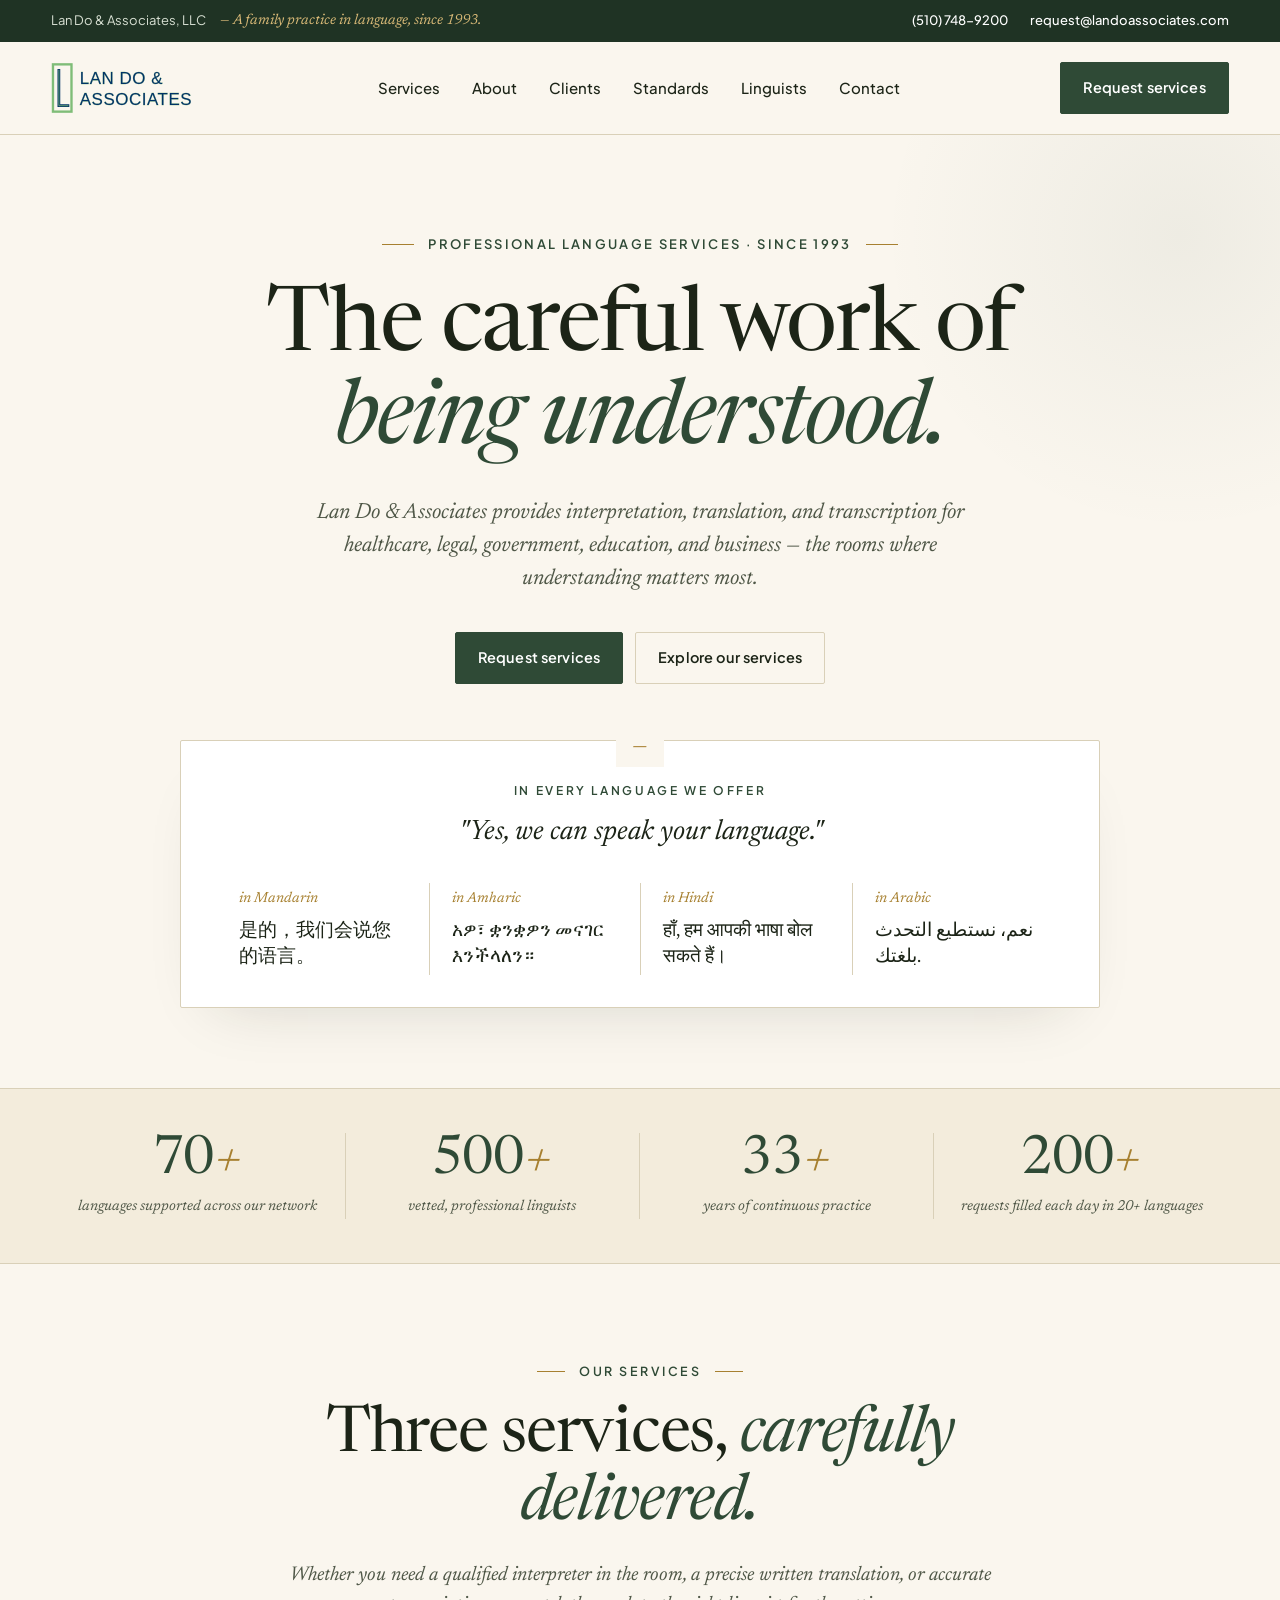
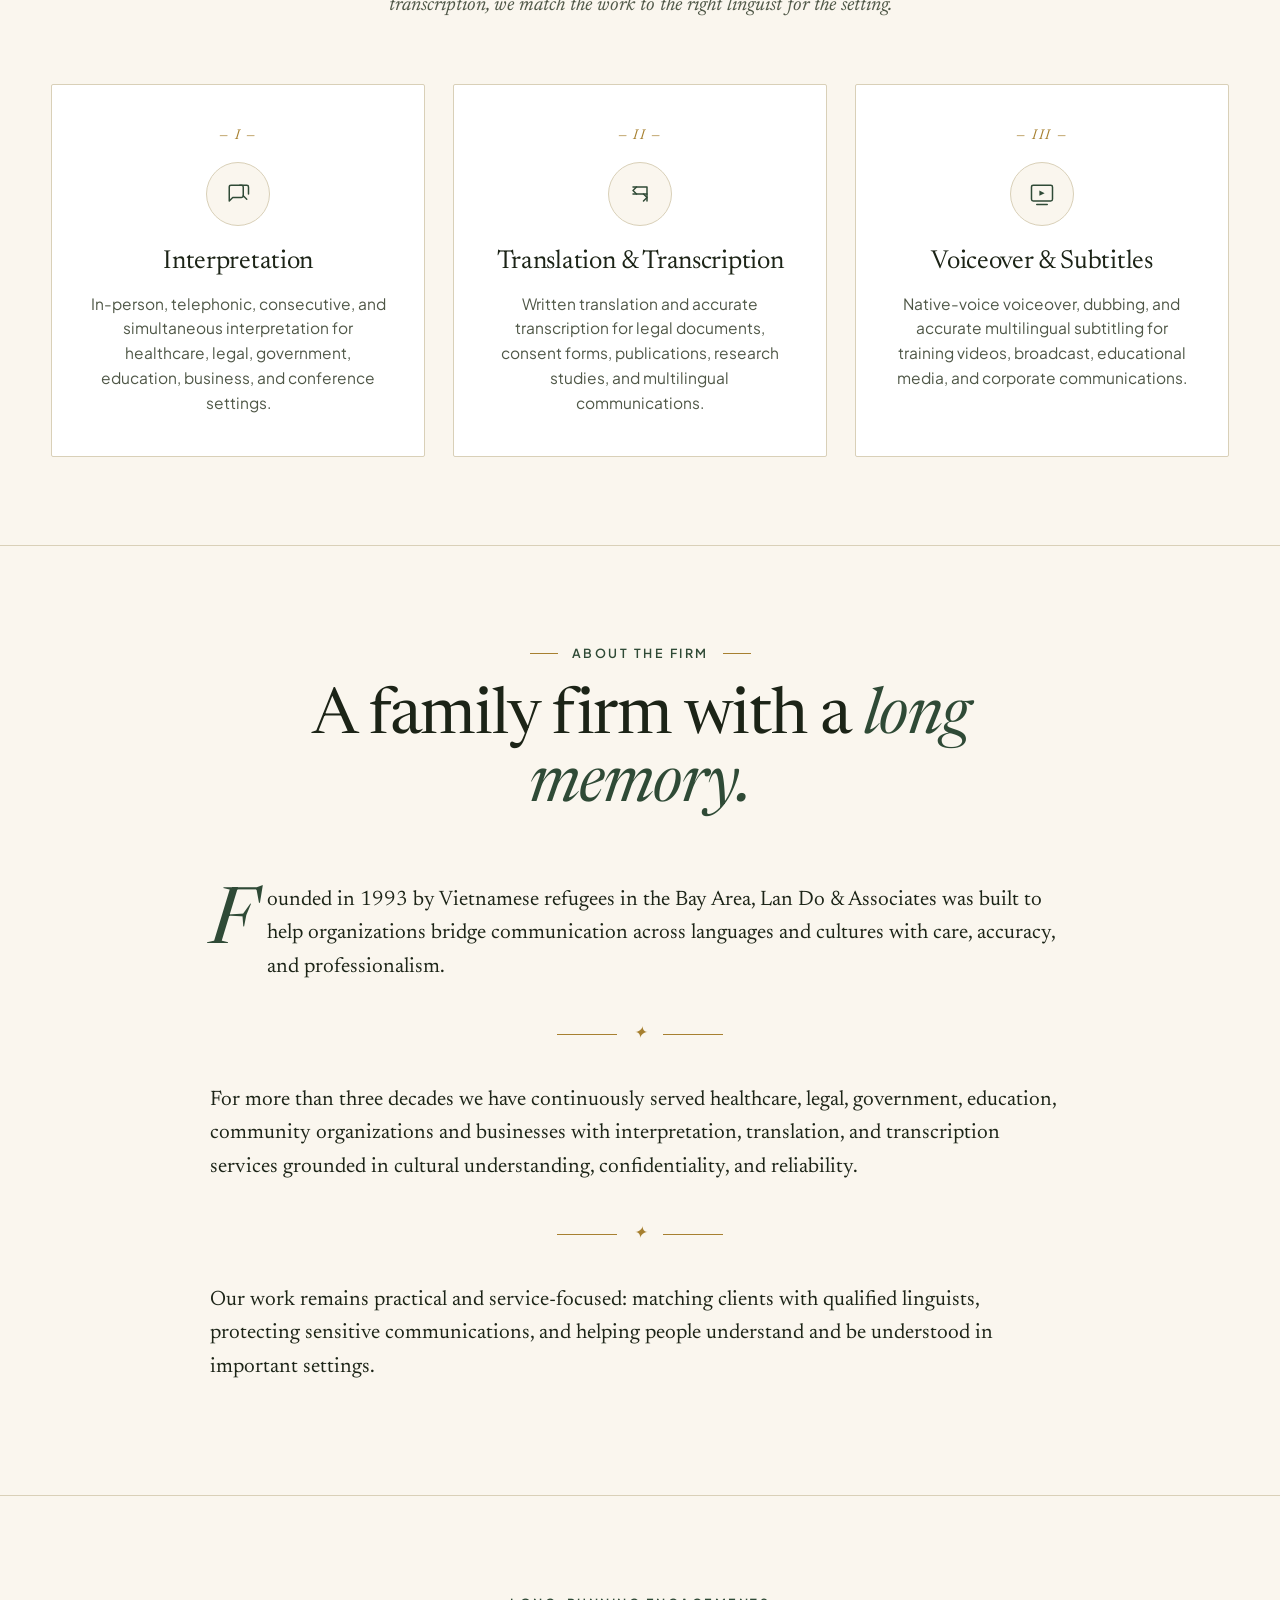
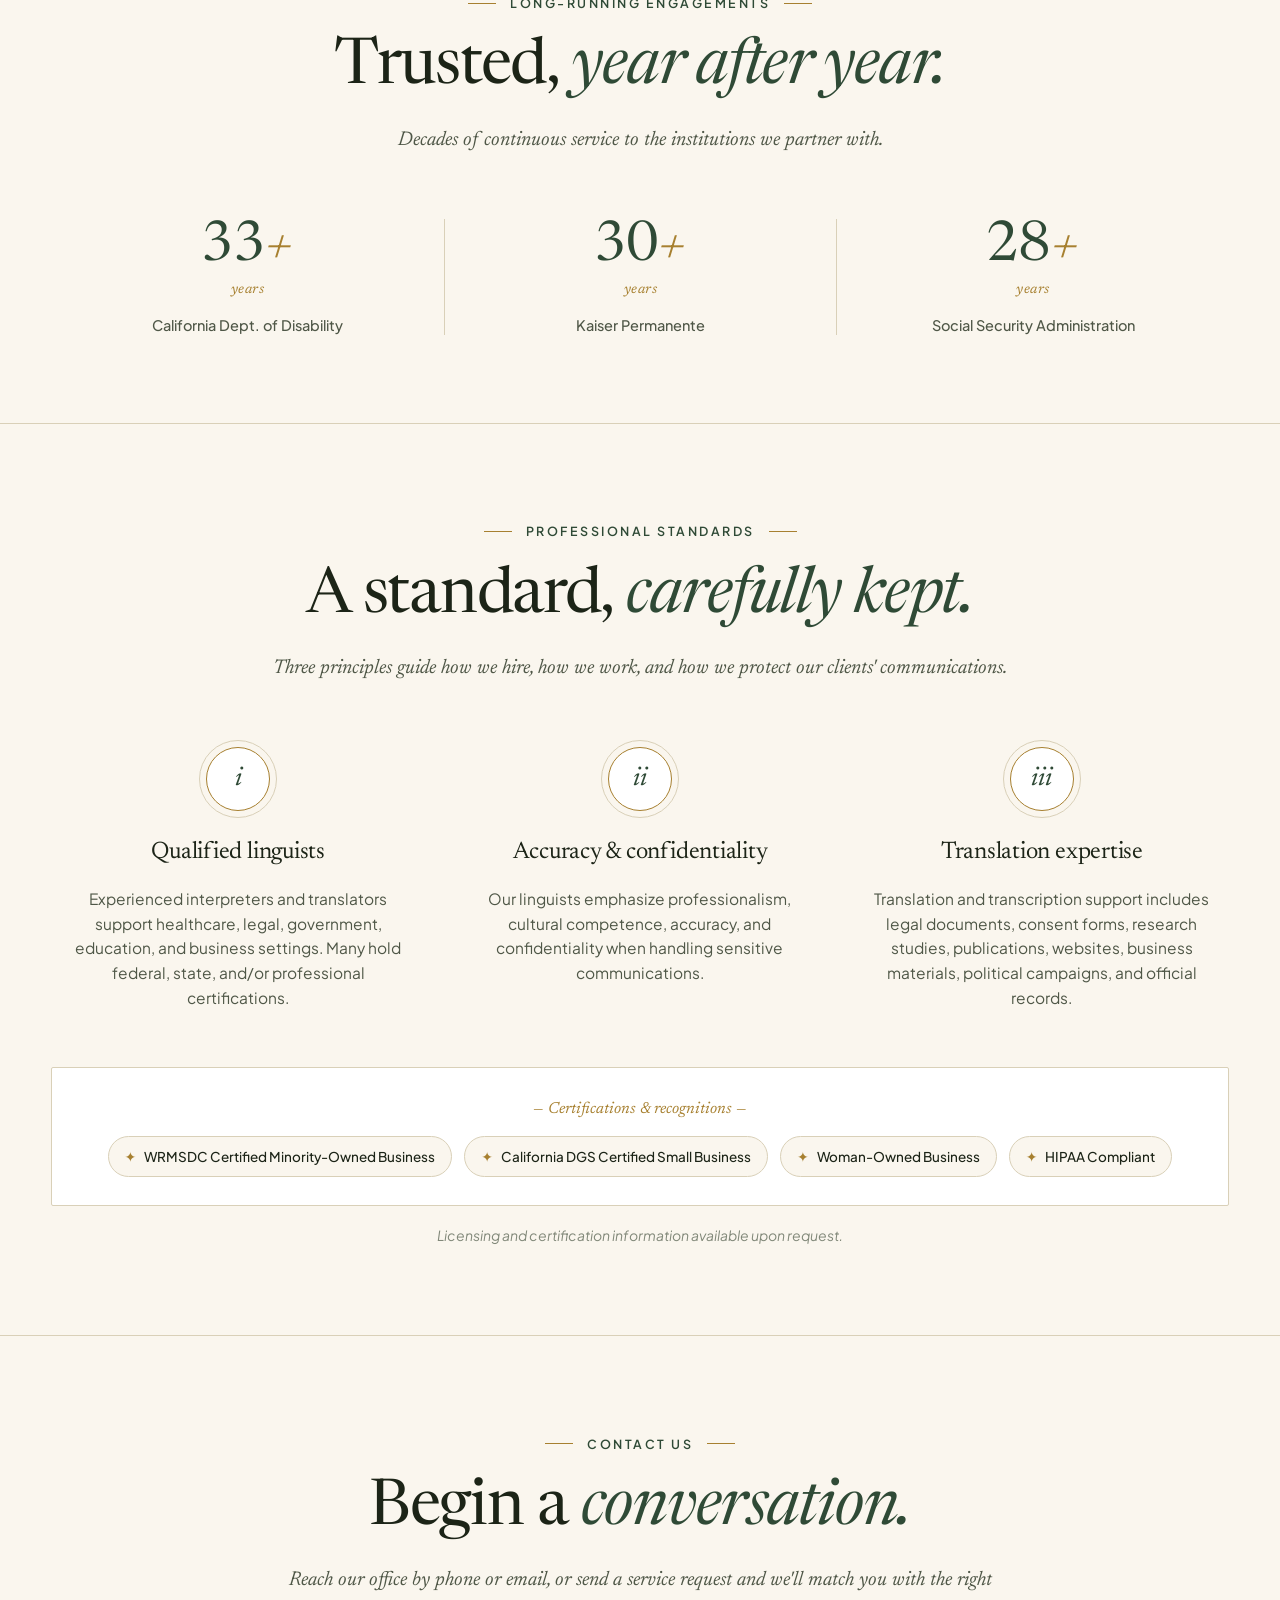
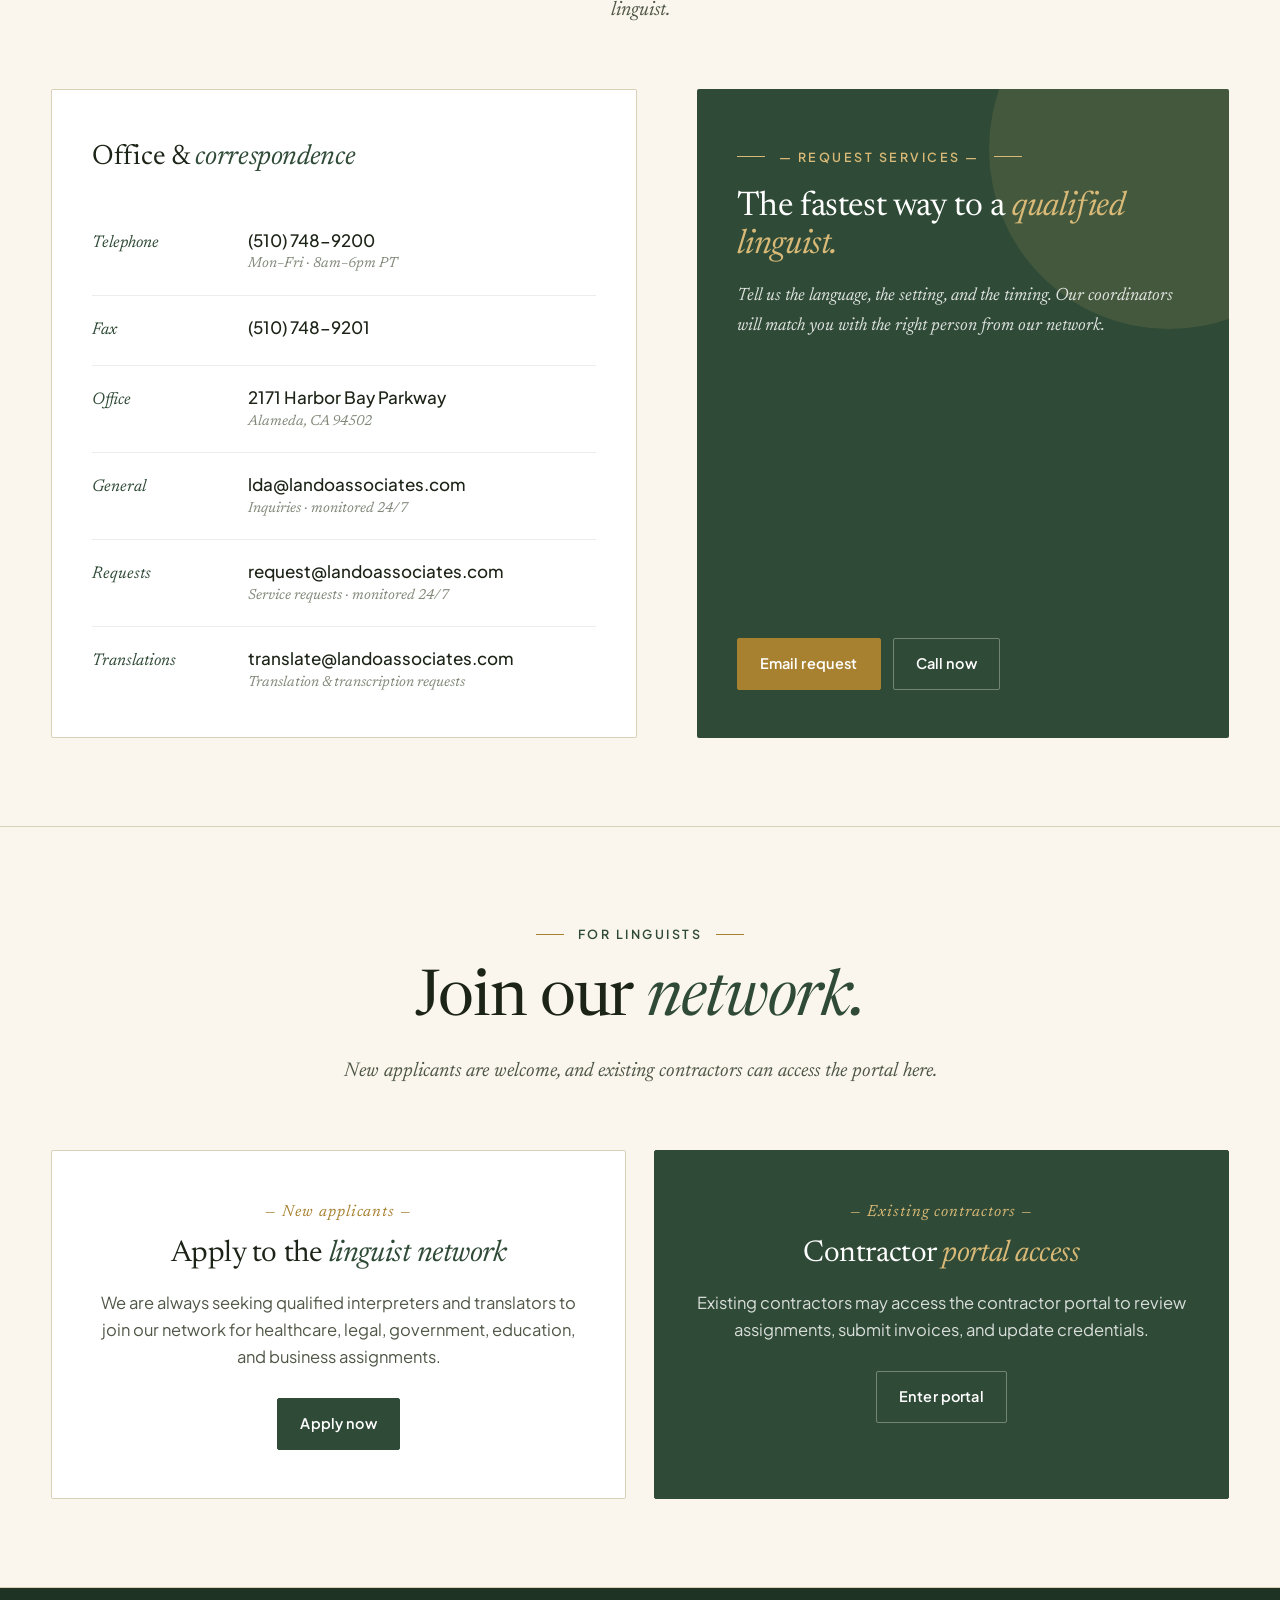
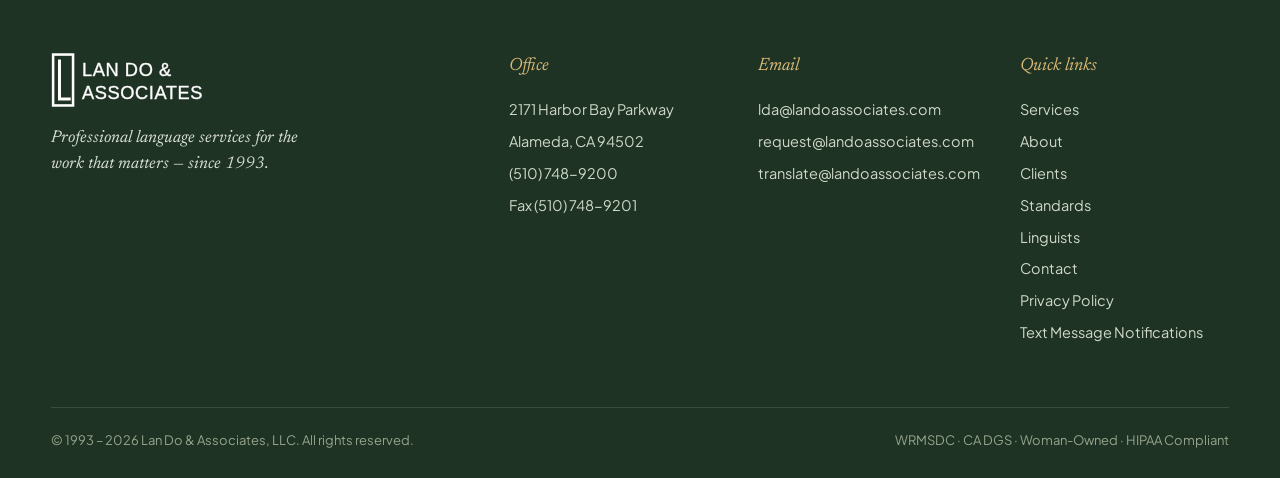
<file: index.html>
<!DOCTYPE html>

<html lang="en">
<head>
<meta charset="UTF-8">
<meta name="viewport" content="width=device-width, initial-scale=1.0">
<title>Lan Do &amp; Associates, LLC — Professional Language Services Since 1993</title>
<link rel="icon" type="image/svg+xml" href='data:image/svg+xml;utf8,<svg xmlns="http://www.w3.org/2000/svg" viewBox="0 0 64 64"><rect x="4" y="4" width="56" height="56" fill="%23faf6ee" stroke="%237fbd78" stroke-width="4"/><path d="M20 14V50H48" fill="none" stroke="%23003366" stroke-width="7" stroke-linecap="square" stroke-linejoin="miter"/><path d="M20 14V50H48" fill="none" stroke="%237fbd78" stroke-width="2" stroke-linecap="square" stroke-linejoin="miter"/></svg>'>
<link rel="preconnect" href="https://fonts.googleapis.com">
<link rel="preconnect" href="https://fonts.gstatic.com" crossorigin>
<link href="https://fonts.googleapis.com/css2?family=Newsreader:ital,opsz,wght@0,6..72,300..600;1,6..72,300..600&family=Plus+Jakarta+Sans:wght@300;400;500;600;700&display=swap" rel="stylesheet">
<style>
  :root {
    --paper: #faf6ee;
    --paper-2: #f3ecdc;
    --paper-3: #ede4ce;
    --ink: #1c2417;
    --ink-soft: #4f5747;
    --ink-mute: #818879;
    --line: #d9d0b8;
    --line-soft: rgba(28,36,23,0.08);
    --forest: #2f4a36;
    --forest-deep: #1f3324;
    --gold: #a78030;
    --gold-soft: #d8b977;
    --burgundy: #762d3c;
  }
  * { box-sizing: border-box; margin:0; padding:0; }
  html { scroll-behavior: smooth; }
  body {
    background: var(--paper);
    color: var(--ink);
    font-family: 'Plus Jakarta Sans', system-ui, sans-serif;
    font-size: 16.5px;
    line-height: 1.65;
    -webkit-font-smoothing: antialiased;
    text-rendering: optimizeLegibility;
  }
  .container { width: min(1180px, 92vw); margin: 0 auto; }
  a { color: inherit; }
  ::selection { background: var(--forest); color: var(--paper); }

  /* TOPBAR */
  .topbar {
    background: var(--forest-deep);
    color: #d8e0d3;
    padding: 9px 0;
    font-size: 13px;
  }
  .topbar-inner {
    display:flex; justify-content: space-between; align-items: center; gap: 16px;
  }
  .topbar-inner .left {
    display:flex; align-items: center; gap: 14px;
  }
  .topbar-inner .badge {
    font-family: 'Newsreader', serif;
    font-style: italic;
    color: var(--gold-soft);
    font-size: 14.5px;
  }
  .topbar-inner .right { display:flex; gap: 22px; }
  .topbar-inner a { color: #fff; text-decoration: none; font-weight: 500; }
  .topbar-inner a:hover { color: var(--gold-soft); }

  /* NAV */
  nav.main {
    background: var(--paper);
    border-bottom: 1px solid var(--line);
    position: sticky; top: 0; z-index: 30;
  }
  .nav-inner {
    display:flex; justify-content: space-between; align-items: center;
    padding: 20px 0; gap: 28px;
  }
  .nav-brand svg { height: 52px; width: auto; display:block; }
  .nav-links { list-style: none; display:flex; gap: 32px; }
  .nav-links a {
    text-decoration: none;
    font-size: 15px;
    font-weight: 500;
    color: var(--ink);
    position: relative;
    padding: 4px 0;
    transition: color 200ms;
  }
  .nav-links a:hover { color: var(--forest); }
  .nav-links a::after {
    content:""; position: absolute;
    left: 0; right: 0; bottom: -3px; height: 1px;
    background: var(--forest);
    transform: scaleX(0); transform-origin: left;
    transition: transform 220ms ease;
  }
  .nav-links a:hover::after { transform: scaleX(1); }
  .nav-cta { display:flex; gap: 10px; }
  .nav-toggle { display: none; }
  .nav-burger { display: none; }
  .nav-links .cta-li { display: none; }

  .btn {
    display:inline-flex; align-items: center; gap: 10px;
    text-decoration: none;
    font-family: 'Plus Jakarta Sans', sans-serif;
    font-weight: 600;
    font-size: 14.5px;
    padding: 13px 22px;
    border-radius: 2px;
    border: 1px solid transparent;
    transition: all 200ms ease;
    cursor: pointer;
    letter-spacing: 0.01em;
  }
  .btn.primary { background: var(--forest); color: #fff; border-color: var(--forest); }
  .btn.primary:hover { background: var(--forest-deep); border-color: var(--forest-deep); }
  .btn.outline { background: transparent; color: var(--ink); border-color: var(--line); }
  .btn.outline:hover { background: var(--ink); color: var(--paper); border-color: var(--ink); }
  .btn.gold { background: var(--gold); color: #fff; border-color: var(--gold); }
  .btn.gold:hover { background: #876721; border-color: #876721; }

  /* HERO */
  .hero {
    padding: 90px 0 80px;
    border-bottom: 1px solid var(--line);
    position: relative;
    overflow: hidden;
  }
  .hero::before {
    content:"";
    position: absolute;
    width: 600px; height: 600px;
    border-radius: 50%;
    background: radial-gradient(circle, rgba(47,74,54,0.06), transparent 70%);
    right: -200px; top: -200px;
  }
  .hero-inner {
    text-align: center;
    max-width: 920px;
    margin: 0 auto;
    position: relative;
    z-index: 2;
  }
  .hero-eyebrow {
    display:inline-flex; align-items: center; gap: 14px;
    font-family: 'Plus Jakarta Sans', sans-serif;
    font-size: 13px;
    font-weight: 600;
    letter-spacing: 0.18em;
    text-transform: uppercase;
    color: var(--forest);
    margin-bottom: 28px;
  }
  .hero-eyebrow::before, .hero-eyebrow::after {
    content: ""; width: 32px; height: 1px; background: var(--gold);
  }
  .hero h1 {
    font-family: 'Newsreader', Georgia, serif;
    font-weight: 400;
    font-size: clamp(48px, 7vw, 96px);
    line-height: 1.04;
    letter-spacing: -0.022em;
    margin-bottom: 28px;
    color: var(--ink);
  }
  .hero h1 em {
    font-style: italic;
    color: var(--forest);
    font-weight: 400;
  }
  .hero .lede {
    font-family: 'Newsreader', serif;
    font-weight: 400;
    font-size: 22px;
    line-height: 1.5;
    color: var(--ink-soft);
    max-width: 680px;
    margin: 0 auto 36px;
    font-style: italic;
  }
  .hero-cta { display:flex; gap: 12px; justify-content: center; flex-wrap: wrap; margin-bottom: 56px; }

  /* multilingual phrases — book-page style */
  .phrases-book {
    background: #fff;
    border: 1px solid var(--line);
    border-radius: 2px;
    padding: 40px 36px 32px;
    box-shadow: 0 28px 60px -36px rgba(28,36,23,0.18);
    margin-top: 30px;
    position: relative;
  }
  .phrases-book::before {
    content: "—";
    position: absolute; top: -14px; left: 50%; transform: translateX(-50%);
    background: var(--paper); padding: 0 16px;
    color: var(--gold); font-family: 'Newsreader', serif;
    font-style: italic; font-size: 24px;
  }
  .phrases-head {
    text-align: center;
    margin-bottom: 28px;
  }
  .phrases-head .label {
    font-size: 12px;
    color: var(--forest);
    letter-spacing: 0.22em;
    text-transform: uppercase;
    font-weight: 600;
    margin-bottom: 8px;
  }
  .phrases-head .title {
    font-family: 'Newsreader', serif;
    font-style: italic;
    font-weight: 400;
    font-size: 28px;
    color: var(--ink);
  }
  .phrases {
    display:grid; grid-template-columns: repeat(4, 1fr);
    gap: 0;
  }
  .phrase {
    padding: 4px 22px;
    border-left: 1px solid var(--line);
    text-align: left;
  }
  .phrase:first-child { border-left: 0; }
  .phrase .lang {
    font-family: 'Newsreader', serif;
    font-style: italic;
    font-weight: 400;
    color: var(--gold);
    font-size: 14.5px;
    margin-bottom: 8px;
  }
  .phrase .native {
    font-family: 'Newsreader', serif;
    font-weight: 400;
    font-size: 19px;
    line-height: 1.35;
    color: var(--ink);
  }

  /* STAT RIBBON */
  .stats {
    background: var(--paper-2);
    border-bottom: 1px solid var(--line);
  }
  .stats-inner {
    display:grid; grid-template-columns: repeat(4, 1fr);
    padding: 44px 0;
  }
  .stat {
    padding: 0 22px;
    text-align: center;
    border-right: 1px solid var(--line);
  }
  .stat:last-child { border-right: 0; }
  .stat .num {
    font-family: 'Newsreader', serif;
    font-weight: 400;
    font-size: 54px;
    line-height: 1; letter-spacing: -0.022em;
    color: var(--forest);
  }
  .stat .num em { font-style: italic; color: var(--gold); }
  .stat .label {
    margin-top: 8px;
    font-size: 14.5px;
    color: var(--ink-soft);
    font-style: italic;
    font-family: 'Newsreader', serif;
  }

  /* CLIENTS */
  .clients {
    display: grid;
    grid-template-columns: repeat(3, 1fr);
    gap: 0;
  }
  .client {
    padding: 0 14px;
    text-align: center;
    border-left: 1px solid var(--line);
  }
  .client:first-child { border-left: 0; }
  .client .years {
    font-family: 'Newsreader', serif;
    font-weight: 400;
    font-size: 56px;
    line-height: 1;
    letter-spacing: -0.02em;
    color: var(--forest);
    margin-bottom: 4px;
  }
  .client .years em { font-style: italic; color: var(--gold); }
  .client .years-label {
    font-family: 'Newsreader', serif;
    font-style: italic;
    font-size: 14px;
    color: var(--gold);
    margin-bottom: 14px;
    letter-spacing: 0.04em;
  }
  .client .name {
    font-size: 14.5px;
    font-weight: 500;
    color: var(--ink-soft);
    line-height: 1.35;
  }

  /* SECTION */
  section { padding: 88px 0; border-bottom: 1px solid var(--line); }
  .sec-head {
    text-align: center;
    max-width: 760px;
    margin: 0 auto 64px;
  }
  .eyebrow {
    display:inline-flex; align-items: center; gap: 14px;
    font-size: 12.5px;
    font-weight: 600;
    letter-spacing: 0.2em;
    text-transform: uppercase;
    color: var(--forest);
    margin-bottom: 22px;
  }
  .eyebrow::before, .eyebrow::after {
    content: ""; width: 28px; height: 1px; background: var(--gold);
  }
  .section-title {
    font-family: 'Newsreader', serif;
    font-weight: 400;
    font-size: clamp(38px, 5vw, 64px);
    line-height: 1.05;
    letter-spacing: -0.02em;
    margin-bottom: 22px;
    color: var(--ink);
  }
  .section-title em { font-style: italic; color: var(--forest); }
  .section-sub {
    font-family: 'Newsreader', serif;
    font-weight: 400;
    font-size: 20px;
    line-height: 1.5;
    color: var(--ink-soft);
    font-style: italic;
  }

  /* SERVICES */
  .services {
    display:grid; grid-template-columns: repeat(3, 1fr);
    gap: 28px;
  }
  .svc {
    background: #fff;
    border: 1px solid var(--line);
    padding: 40px 32px;
    text-align: center;
    transition: all 280ms ease;
    border-radius: 2px;
    position: relative;
  }
  .svc:hover {
    transform: translateY(-3px);
    box-shadow: 0 24px 50px -28px rgba(28,36,23,0.2);
    border-color: var(--gold);
  }
  .svc .roman {
    font-family: 'Newsreader', serif;
    font-style: italic;
    font-weight: 400;
    font-size: 14px;
    color: var(--gold);
    letter-spacing: 0.12em;
    text-transform: uppercase;
    margin-bottom: 14px;
  }
  .svc .ico {
    width: 64px; height: 64px;
    border: 1px solid var(--line);
    border-radius: 50%;
    display: grid; place-items: center;
    color: var(--forest);
    margin: 0 auto 22px;
    background: var(--paper);
  }
  .svc h3 {
    font-family: 'Newsreader', serif;
    font-weight: 400;
    font-size: 26px;
    line-height: 1.15;
    margin-bottom: 14px;
    letter-spacing: -0.012em;
  }
  .svc p { color: var(--ink-soft); font-size: 15.5px; line-height: 1.6; }

  /* ABOUT */
  .about {
    max-width: 860px;
    margin: 0 auto;
    text-align: center;
  }
  .about p {
    font-family: 'Newsreader', serif;
    font-weight: 400;
    font-size: 21px;
    line-height: 1.6;
    color: var(--ink);
    margin-bottom: 22px;
    text-align: left;
  }
  .about p:first-of-type::first-letter {
    font-family: 'Newsreader', serif;
    font-weight: 400;
    font-size: 78px;
    float: left;
    line-height: 0.85;
    padding-right: 12px;
    padding-top: 8px;
    color: var(--forest);
    font-style: italic;
  }
  .about .divider {
    display:flex; align-items: center; justify-content: center; gap: 16px;
    color: var(--gold);
    margin: 36px 0;
  }
  .about .divider::before, .about .divider::after {
    content:""; width: 60px; height: 1px; background: var(--gold);
  }
  .about .divider span { font-family: 'Newsreader', serif; font-style: italic; }

  /* STANDARDS */
  .standards {
    display:grid; grid-template-columns: repeat(3, 1fr);
    gap: 28px;
    margin-bottom: 56px;
  }
  .standard {
    text-align: center;
    padding: 0 12px;
  }
  .standard .emblem {
    width: 64px; height: 64px;
    border: 1px solid var(--gold);
    border-radius: 50%;
    margin: 0 auto 22px;
    display: grid; place-items: center;
    font-family: 'Newsreader', serif;
    font-style: italic;
    font-weight: 400;
    font-size: 26px;
    color: var(--forest);
    background: #fff;
    position: relative;
  }
  .standard .emblem::before {
    content:"";
    position:absolute; inset: -8px;
    border: 1px solid var(--line);
    border-radius: 50%;
  }
  .standard h3 {
    font-family: 'Newsreader', serif;
    font-weight: 400;
    font-size: 24px;
    margin-bottom: 14px;
    letter-spacing: -0.01em;
  }
  .standard p { color: var(--ink-soft); font-size: 15.5px; line-height: 1.6; }

  .trust {
    background: #fff;
    border: 1px solid var(--line);
    padding: 28px 36px;
    text-align: center;
    border-radius: 2px;
  }
  .trust .label {
    font-family: 'Newsreader', serif;
    font-style: italic;
    color: var(--gold);
    font-size: 16px;
    margin-bottom: 14px;
  }
  .trust .items {
    display:flex; gap: 12px; justify-content: center; flex-wrap: wrap;
  }
  .trust .item {
    display:inline-flex; align-items: center; gap: 8px;
    font-size: 13.5px; font-weight: 500;
    color: var(--ink);
    padding: 8px 16px;
    border: 1px solid var(--line);
    border-radius: 999px;
    background: var(--paper);
  }
  .trust .item::before {
    content: "✦"; color: var(--gold); font-size: 14px;
  }
  .note { text-align: center; font-style: italic; color: var(--ink-mute); margin-top: 18px; font-size: 14px; }

  /* CONTACT */
  .contact-grid {
    display:grid; grid-template-columns: 1.1fr 1fr;
    gap: 60px;
    align-items: stretch;
  }
  .contact-table {
    background: #fff;
    border: 1px solid var(--line);
    padding: 44px 40px;
    border-radius: 2px;
  }
  .contact-table h3 {
    font-family: 'Newsreader', serif;
    font-weight: 400;
    font-size: 28px;
    margin-bottom: 28px;
    letter-spacing: -0.012em;
  }
  .contact-table h3 em { font-style: italic; color: var(--forest); }
  .contact-row {
    display:grid; grid-template-columns: 140px 1fr;
    gap: 16px;
    padding: 20px 0;
    border-bottom: 1px solid var(--line-soft);
    align-items: baseline;
  }
  .contact-row:last-child { border-bottom: 0; padding-bottom: 0; }
  .contact-row h4 {
    font-family: 'Newsreader', serif;
    font-style: italic;
    font-weight: 400;
    font-size: 17px;
    color: var(--forest);
  }
  .contact-row p, .contact-row a {
    font-size: 17px;
    color: var(--ink);
    text-decoration: none;
    line-height: 1.4;
    font-weight: 500;
  }
  .contact-row a:hover { color: var(--forest); text-decoration: underline; }
  .contact-row .sub {
    display:block;
    font-family: 'Newsreader', serif;
    font-style: italic;
    font-weight: 400;
    color: var(--ink-mute);
    font-size: 14.5px;
    margin-top: 2px;
  }

  .contact-side {
    background: var(--forest);
    color: #fff;
    border-radius: 2px;
    padding: 48px 40px;
    display:flex; flex-direction: column; justify-content: space-between;
    position: relative;
    overflow: hidden;
  }
  .contact-side::after {
    content:"";
    position: absolute;
    width: 360px; height: 360px;
    border-radius: 50%;
    background: rgba(216,185,119,0.12);
    right: -120px; top: -120px;
  }
  .contact-side .eyebrow {
    color: var(--gold-soft);
    position: relative; z-index: 2;
  }
  .contact-side .eyebrow::before, .contact-side .eyebrow::after { background: var(--gold-soft); }
  .contact-side h3 {
    font-family: 'Newsreader', serif;
    font-weight: 400;
    font-size: 34px;
    line-height: 1.1;
    letter-spacing: -0.012em;
    margin-bottom: 18px;
    position: relative; z-index: 2;
  }
  .contact-side h3 em { font-style: italic; color: var(--gold-soft); }
  .contact-side p {
    color: rgba(255,255,255,0.84);
    margin-bottom: 30px;
    font-family: 'Newsreader', serif;
    font-size: 18px;
    font-style: italic;
    position: relative; z-index: 2;
  }
  .contact-side .actions { display:flex; gap: 12px; flex-wrap: wrap; position: relative; z-index: 2; }
  .contact-side .btn.outline { border-color: rgba(255,255,255,0.32); color: #fff; }
  .contact-side .btn.outline:hover { background: #fff; color: var(--forest); border-color: #fff; }

  /* INTERPRETERS */
  .interp {
    display:grid; grid-template-columns: 1fr 1fr;
    gap: 28px;
  }
  .interp-card {
    background: #fff;
    border: 1px solid var(--line);
    border-radius: 2px;
    padding: 48px 40px;
    text-align: center;
    position: relative;
  }
  .interp-card.dark {
    background: var(--forest);
    color: #fff;
    border-color: var(--forest);
  }
  .interp-card .roman {
    font-family: 'Newsreader', serif;
    font-style: italic;
    font-weight: 400;
    font-size: 16px;
    color: var(--gold);
    margin-bottom: 12px;
    letter-spacing: 0.06em;
  }
  .interp-card.dark .roman { color: var(--gold-soft); }
  .interp-card h3 {
    font-family: 'Newsreader', serif;
    font-weight: 400;
    font-size: 30px;
    line-height: 1.1;
    margin-bottom: 18px;
    letter-spacing: -0.015em;
  }
  .interp-card h3 em { font-style: italic; color: var(--forest); }
  .interp-card.dark h3 em { color: var(--gold-soft); }
  .interp-card p { margin-bottom: 28px; color: var(--ink-soft); }
  .interp-card.dark p { color: rgba(255,255,255,0.82); }
  .interp-card.dark .btn.outline { border-color: rgba(255,255,255,0.32); color: #fff; }
  .interp-card.dark .btn.outline:hover { background: #fff; color: var(--forest); border-color: #fff; }

  /* FOOTER */
  footer {
    background: var(--forest-deep);
    color: #cfd9c9;
    padding: 64px 0 26px;
  }
  footer .container {
    display:grid; grid-template-columns: 2fr 1fr 1fr 1fr;
    gap: 40px;
    text-align: left;
  }
  footer .brand svg { height: 56px; width: auto; filter: brightness(0) invert(1); margin-bottom: 18px; display: block; }
  footer .brand p {
    color: #d8e0d3;
    font-family: 'Newsreader', serif;
    font-style: italic;
    font-size: 17px;
    line-height: 1.5;
    max-width: 280px;
  }
  footer h4 {
    font-family: 'Newsreader', serif;
    font-style: italic;
    font-weight: 400;
    color: var(--gold-soft);
    font-size: 18px;
    margin-bottom: 16px;
  }
  footer ul { list-style: none; }
  footer li { margin-bottom: 8px; font-size: 14.5px; }
  footer a { color: #cfd9c9; text-decoration: none; }
  footer a:hover { color: var(--gold-soft); }
  footer .copy {
    grid-column: 1 / -1;
    border-top: 1px solid rgba(255,255,255,0.12);
    padding-top: 22px;
    margin-top: 14px;
    font-size: 13px;
    color: #95a48c;
    display:flex; justify-content: space-between; flex-wrap: wrap; gap: 12px;
  }

  @media (max-width: 960px) {
    .nav-inner { position: relative; }
    .nav-brand svg { height: 44px; }
    .nav-cta { display: none; }
    .nav-burger {
      display: inline-flex;
      flex-direction: column;
      justify-content: center;
      gap: 6px;
      width: 30px; height: 30px;
      cursor: pointer;
      padding: 0;
    }
    .nav-burger span {
      display: block;
      height: 2px;
      background: var(--ink);
      width: 100%;
      transition: transform 220ms ease, opacity 220ms ease;
      transform-origin: center;
    }
    .nav-toggle:checked ~ .nav-burger span:nth-child(1) { transform: translateY(8px) rotate(45deg); }
    .nav-toggle:checked ~ .nav-burger span:nth-child(2) { opacity: 0; }
    .nav-toggle:checked ~ .nav-burger span:nth-child(3) { transform: translateY(-8px) rotate(-45deg); }

    .nav-links {
      display: none;
      position: absolute;
      top: 100%; left: 0; right: 0;
      background: var(--paper);
      flex-direction: column;
      gap: 0;
      border-top: 1px solid var(--line);
      border-bottom: 1px solid var(--line);
      padding: 4px 0;
      box-shadow: 0 18px 30px -20px rgba(28,36,23,0.18);
    }
    .nav-toggle:checked ~ .nav-links { display: flex; }
    .nav-links li { padding: 0 5vw; }
    .nav-links a {
      display: block;
      padding: 14px 0;
      border-bottom: 1px solid var(--line-soft);
      font-size: 16px;
    }
    .nav-links li:last-child a { border-bottom: 0; }
    .nav-links a::after { display: none; }

    .topbar-inner { font-size: 12.5px; }
    .topbar-inner .left .badge { display: none; }
    .stats-inner, .services, .standards, .contact-grid, .interp, footer .container { grid-template-columns: 1fr; }
    .clients { grid-template-columns: 1fr; }
    .client { border-left: 0; border-top: 1px solid var(--line); padding: 22px 0; }
    .client:first-child { border-top: 0; padding-top: 0; }
    .stat { border-right: 0; border-bottom: 1px solid var(--line); padding: 18px 0; }
    .stat:last-child { border-bottom: 0; }

    .nav-links .cta-li { display: block; padding: 12px 5vw 6px; }
    .nav-links .cta-li a {
      background: var(--forest);
      color: #fff;
      text-align: center;
      padding: 13px 18px;
      border-radius: 2px;
      border-bottom: 0;
      display: block;
      font-weight: 600;
    }
    .nav-links .cta-li a:hover { background: var(--forest-deep); }
    .phrases { grid-template-columns: 1fr 1fr; gap: 24px; }
    .phrase { border-left: 0; border-top: 1px solid var(--line); padding: 16px 0; }
    .phrase:nth-child(1), .phrase:nth-child(2) { border-top: 0; }
    .contact-row { grid-template-columns: 1fr; gap: 6px; }
    .trust .items { gap: 18px; }
  }

  @media (max-width: 600px) {
    section { padding: 64px 0; }
    .hero { padding: 52px 0 56px; }
    .hero h1 { font-size: clamp(34px, 9vw, 46px); margin-bottom: 22px; }
    .hero .lede { font-size: 17.5px; margin-bottom: 28px; }
    .hero-cta { flex-direction: column; align-items: stretch; gap: 10px; margin-bottom: 40px; }
    .hero-cta .btn { justify-content: center; padding: 14px 18px; }
    .hero-eyebrow { font-size: 11.5px; letter-spacing: 0.14em; margin-bottom: 20px; }
    .hero-eyebrow::before, .hero-eyebrow::after { width: 20px; }

    .phrases-book { padding: 28px 18px 22px; }
    .phrases-head .label { font-size: 11px; letter-spacing: 0.16em; }
    .phrases-head .title { font-size: 21px; }
    .phrases { grid-template-columns: 1fr; gap: 0; }
    .phrase { padding: 16px 0; }
    .phrase:nth-child(2) { border-top: 1px solid var(--line); }

    .topbar-inner .left { display: none; }
    .topbar-inner { justify-content: flex-end; }
    .topbar-inner .right { gap: 18px; font-size: 12px; }
    .topbar-inner .right a:last-child { display: none; }

    .stats-inner { padding: 28px 0; }
    .stat .num { font-size: 42px; }
    .stat .label { font-size: 13.5px; }

    .sec-head { margin-bottom: 40px; }
    .section-title { font-size: clamp(28px, 7.5vw, 38px); }
    .section-sub { font-size: 17px; }
    .eyebrow { font-size: 11.5px; letter-spacing: 0.16em; margin-bottom: 16px; }
    .eyebrow::before, .eyebrow::after { width: 20px; }

    .services, .standards { gap: 18px; }
    .svc { padding: 30px 22px; }
    .svc h3 { font-size: 23px; }
    .standards { margin-bottom: 36px; }
    .standard h3 { font-size: 21px; }

    .about p { font-size: 18px; }
    .about p:first-of-type::first-letter { font-size: 58px; padding-top: 6px; padding-right: 10px; }
    .about .divider { margin: 26px 0; }
    .about .divider::before, .about .divider::after { width: 40px; }

    .client .years { font-size: 42px; }
    .client .years-label { font-size: 13px; margin-bottom: 8px; }
    .client .name { font-size: 14px; }

    .trust { padding: 22px 18px; text-align: left; }
    .trust .label { text-align: left; }
    .trust .items { gap: 12px; flex-direction: column; align-items: flex-start; }

    .contact-table { padding: 30px 22px; }
    .contact-table h3 { font-size: 24px; }
    .contact-row { padding: 16px 0; }
    .contact-row h4 { font-size: 15px; }
    .contact-row p, .contact-row a { font-size: 16px; }

    .contact-side { padding: 36px 24px; }
    .contact-side h3 { font-size: 28px; }
    .contact-side p { font-size: 16.5px; margin-bottom: 24px; }
    .contact-side .actions { flex-direction: column; align-items: stretch; }
    .contact-side .actions .btn { justify-content: center; padding: 14px 18px; }

    .interp-card { padding: 36px 24px; }
    .interp-card h3 { font-size: 25px; }
    .interp-card p { margin-bottom: 22px; }

    footer { padding: 48px 0 24px; }
    footer .container { gap: 28px; }
    footer .copy { flex-direction: column; gap: 6px; font-size: 12.5px; text-align: center; }
  }
</style>
</head>
<body>
  <svg xmlns="http://www.w3.org/2000/svg" style="display:none" aria-hidden="true">
    <symbol id="lda-logo" viewBox="0 0 420 132">
      <rect x="5" y="6" width="47" height="120" fill="none" stroke="#7fbd78" stroke-width="6"/>
      <path d="M20 21V111H43" fill="none" stroke="#003366" stroke-width="7" stroke-linecap="square" stroke-linejoin="miter"/>
      <path d="M20 21V111H43" fill="none" stroke="#7fbd78" stroke-width="2" stroke-linecap="square" stroke-linejoin="miter"/>
      <text x="73" y="57" font-family="Optima, 'Trebuchet MS', 'Segoe UI', Arial, sans-serif" font-size="43" font-weight="500" letter-spacing="1.4" fill="#003366" stroke="#7fbd78" stroke-width="0.9" paint-order="stroke fill">LAN DO &amp;</text>
      <text x="73" y="110" font-family="Optima, 'Trebuchet MS', 'Segoe UI', Arial, sans-serif" font-size="43" font-weight="500" letter-spacing="1.4" fill="#003366" stroke="#7fbd78" stroke-width="0.9" paint-order="stroke fill">ASSOCIATES</text>
    </symbol>
  </svg>
  <div class="topbar">
    <div class="container topbar-inner">
      <div class="left">
        <span>Lan Do &amp; Associates, LLC</span>
        <span class="badge">— A family practice in language, since 1993.</span>
      </div>
      <div class="right">
        <a href="tel:5107489200">(510) 748-9200</a>
        <a href="mailto:request@landoassociates.com">request@landoassociates.com</a>
      </div>
    </div>
  </div>
  <nav class="main">
    <div class="container nav-inner">
      <a href="#hero" class="nav-brand" aria-label="Lan Do &amp; Associates"><svg role="img" viewBox="0 0 420 132" aria-label="Lan Do &amp; Associates"><use href="#lda-logo"/></svg></a>
      <input type="checkbox" id="nav-toggle" class="nav-toggle" aria-hidden="true">
      <label for="nav-toggle" class="nav-burger" aria-label="Toggle navigation menu" role="button" tabindex="0">
        <span></span><span></span><span></span>
      </label>
      <ul class="nav-links">
        <li><a href="#services">Services</a></li>
        <li><a href="#about">About</a></li>
        <li><a href="#clients">Clients</a></li>
        <li><a href="#standards">Standards</a></li>
        <li><a href="#interpreters">Linguists</a></li>
        <li><a href="#contact">Contact</a></li>
        <li class="cta-li"><a href="#contact">Request services</a></li>
      </ul>
      <div class="nav-cta">
        <a href="#contact" class="btn primary">Request services</a>
      </div>
    </div>
  </nav>

  <section class="hero" id="hero">
    <div class="container">
      <div class="hero-inner">
        <div class="hero-eyebrow">Professional language services · since 1993</div>
        <h1>The careful work of <em>being understood.</em></h1>
        <p class="lede">Lan Do &amp; Associates provides interpretation, translation, and transcription for healthcare, legal, government, education, and business — the rooms where understanding matters most.</p>
        <div class="hero-cta">
          <a href="#contact" class="btn primary">Request services</a>
          <a href="#services" class="btn outline">Explore our services</a>
        </div>

        <div class="phrases-book">
          <div class="phrases-head">
            <div class="label">In every language we offer</div>
            <div class="title">"Yes, we can speak your language."</div>
          </div>
          <div class="phrases">
            <div class="phrase">
              <div class="lang">in Mandarin</div>
              <div class="native">是的，我们会说您的语言。</div>
            </div>
            <div class="phrase">
              <div class="lang">in Amharic</div>
              <div class="native">አዎ፣ ቋንቋዎን መናገር እንችላለን።</div>
            </div>
            <div class="phrase">
              <div class="lang">in Hindi</div>
              <div class="native">हाँ, हम आपकी भाषा बोल सकते हैं।</div>
            </div>
            <div class="phrase">
              <div class="lang">in Arabic</div>
              <div class="native">نعم، نستطيع التحدث بلغتك.</div>
            </div>
          </div>
        </div>
      </div>
    </div>
  </section>

  <div class="stats">
    <div class="container stats-inner">
      <div class="stat">
        <div class="num">70<em>+</em></div>
        <div class="label">languages supported across our network</div>
      </div>
      <div class="stat">
        <div class="num">500<em>+</em></div>
        <div class="label">vetted, professional linguists</div>
      </div>
      <div class="stat">
        <div class="num">33<em>+</em></div>
        <div class="label">years of continuous practice</div>
      </div>
      <div class="stat">
        <div class="num">200<em>+</em></div>
        <div class="label">requests filled each day in 20+ languages</div>
      </div>
    </div>
  </div>

  <section id="services">
    <div class="container">
      <div class="sec-head">
        <div class="eyebrow">Our services</div>
        <h2 class="section-title">Three services, <em>carefully delivered.</em></h2>
        <p class="section-sub">Whether you need a qualified interpreter in the room, a precise written translation, or accurate transcription, we match the work to the right linguist for the setting.</p>
      </div>
      <div class="services">
        <div class="svc">
          <div class="roman">— i —</div>
          <div class="ico"><svg width="28" height="28" viewBox="0 0 32 32" fill="none" stroke="currentColor" stroke-width="1.7" stroke-linecap="round" stroke-linejoin="round"><path d="M8 6h12a2 2 0 0 1 2 2v10a2 2 0 0 1-2 2H10l-4 4V8a2 2 0 0 1 2-2z"/><path d="M18 6h8a2 2 0 0 1 2 2v8"/><path d="M22 18l4 4"/></svg></div>
          <h3>Interpretation</h3>
          <p>In-person, telephonic, consecutive, and simultaneous interpretation for healthcare, legal, government, education, business, and conference settings.</p>
        </div>
        <div class="svc">
          <div class="roman">— ii —</div>
          <div class="ico"><svg width="28" height="28" viewBox="0 0 32 32" fill="none" stroke="currentColor" stroke-width="1.7" stroke-linecap="round" stroke-linejoin="round"><path d="M8 8h16v8"/><path d="M8 16h16v8"/><path d="M12 8l-4 4 4 4"/><path d="M20 24l4-4-4-4"/></svg></div>
          <h3>Translation &amp; Transcription</h3>
          <p>Written translation and accurate transcription for legal documents, consent forms, publications, research studies, and multilingual communications.</p>
        </div>
        <div class="svc">
          <div class="roman">— iii —</div>
          <div class="ico"><svg width="28" height="28" viewBox="0 0 32 32" fill="none" stroke="currentColor" stroke-width="1.7" stroke-linecap="round" stroke-linejoin="round"><rect x="4" y="6" width="24" height="18" rx="2"/><path d="M13 12l6 3-6 3z" fill="currentColor" stroke="none"/><path d="M10 28h12"/></svg></div>
          <h3>Voiceover &amp; Subtitles</h3>
          <p>Native-voice voiceover, dubbing, and accurate multilingual subtitling for training videos, broadcast, educational media, and corporate communications.</p>
        </div>
      </div>
    </div>
  </section>

  <section id="about">
    <div class="container">
      <div class="sec-head">
        <div class="eyebrow">About the firm</div>
        <h2 class="section-title">A family firm with a <em>long memory.</em></h2>
      </div>
      <div class="about">
        <p>Founded in 1993 by Vietnamese refugees in the Bay Area, Lan Do &amp; Associates was built to help organizations bridge communication across languages and cultures with care, accuracy, and professionalism.</p>
        <div class="divider"><span>✦</span></div>
        <p>For more than three decades we have continuously served healthcare, legal, government, education, community organizations and businesses with interpretation, translation, and transcription services grounded in cultural understanding, confidentiality, and reliability.</p>
        <div class="divider"><span>✦</span></div>
        <p>Our work remains practical and service-focused: matching clients with qualified linguists, protecting sensitive communications, and helping people understand and be understood in important settings.</p>
      </div>
    </div>
  </section>

  <section id="clients">
    <div class="container">
      <div class="sec-head">
        <div class="eyebrow">Long-running engagements</div>
        <h2 class="section-title">Trusted, <em>year after year.</em></h2>
        <p class="section-sub">Decades of continuous service to the institutions we partner with.</p>
      </div>
      <div class="clients">
        <div class="client">
          <div class="years">33<em>+</em></div>
          <div class="years-label">years</div>
          <div class="name">California Dept. of Disability</div>
        </div>
        <div class="client">
          <div class="years">30<em>+</em></div>
          <div class="years-label">years</div>
          <div class="name">Kaiser Permanente</div>
        </div>
        <div class="client">
          <div class="years">28<em>+</em></div>
          <div class="years-label">years</div>
          <div class="name">Social Security Administration</div>
        </div>
      </div>
    </div>
  </section>

  <section id="standards">
    <div class="container">
      <div class="sec-head">
        <div class="eyebrow">Professional standards</div>
        <h2 class="section-title">A standard, <em>carefully kept.</em></h2>
        <p class="section-sub">Three principles guide how we hire, how we work, and how we protect our clients' communications.</p>
      </div>
      <div class="standards">
        <div class="standard">
          <div class="emblem">i</div>
          <h3>Qualified linguists</h3>
          <p>Experienced interpreters and translators support healthcare, legal, government, education, and business settings. Many hold federal, state, and/or professional certifications.</p>
        </div>
        <div class="standard">
          <div class="emblem">ii</div>
          <h3>Accuracy &amp; confidentiality</h3>
          <p>Our linguists emphasize professionalism, cultural competence, accuracy, and confidentiality when handling sensitive communications.</p>
        </div>
        <div class="standard">
          <div class="emblem">iii</div>
          <h3>Translation expertise</h3>
          <p>Translation and transcription support includes legal documents, consent forms, research studies, publications, websites, business materials, political campaigns, and official records.</p>
        </div>
      </div>
      <div class="trust">
        <div class="label">— Certifications &amp; recognitions —</div>
        <div class="items">
          <div class="item">WRMSDC Certified Minority-Owned Business</div>
          <div class="item">California DGS Certified Small Business</div>
          <div class="item">Woman-Owned Business</div>
          <div class="item">HIPAA Compliant</div>
        </div>
      </div>
      <p class="note">Licensing and certification information available upon request.</p>
    </div>
  </section>

  <section id="contact">
    <div class="container">
      <div class="sec-head">
        <div class="eyebrow">Contact us</div>
        <h2 class="section-title">Begin a <em>conversation.</em></h2>
        <p class="section-sub">Reach our office by phone or email, or send a service request and we'll match you with the right linguist.</p>
      </div>
      <div class="contact-grid">
        <div class="contact-table">
          <h3>Office &amp; <em>correspondence</em></h3>
          <div class="contact-row">
            <h4>Telephone</h4>
            <p><a href="tel:5107489200">(510) 748-9200</a><span class="sub">Mon–Fri · 8am–6pm PT</span></p>
          </div>
          <div class="contact-row">
            <h4>Fax</h4>
            <p>(510) 748-9201</p>
          </div>
          <div class="contact-row">
            <h4>Office</h4>
            <p>2171 Harbor Bay Parkway<span class="sub">Alameda, CA 94502</span></p>
          </div>
          <div class="contact-row">
            <h4>General</h4>
            <p><a href="mailto:lda@landoassociates.com">lda@landoassociates.com</a><span class="sub">Inquiries · monitored 24/7</span></p>
          </div>
          <div class="contact-row">
            <h4>Requests</h4>
            <p><a href="mailto:request@landoassociates.com">request@landoassociates.com</a><span class="sub">Service requests · monitored 24/7</span></p>
          </div>
          <div class="contact-row">
            <h4>Translations</h4>
            <p><a href="mailto:translate@landoassociates.com">translate@landoassociates.com</a><span class="sub">Translation &amp; transcription requests</span></p>
          </div>
        </div>
        <div class="contact-side">
          <div>
            <div class="eyebrow">— Request services —</div>
            <h3>The fastest way to a <em>qualified linguist.</em></h3>
            <p>Tell us the language, the setting, and the timing. Our coordinators will match you with the right person from our network.</p>
          </div>
          <div class="actions">
            <a href="mailto:request@landoassociates.com?subject=Language%20Service%20Request" class="btn gold">Email request</a>
            <a href="tel:5107489200" class="btn outline">Call now</a>
          </div>
        </div>
      </div>
    </div>
  </section>

  <section id="interpreters">
    <div class="container">
      <div class="sec-head">
        <div class="eyebrow">For linguists</div>
        <h2 class="section-title">Join our <em>network.</em></h2>
        <p class="section-sub">New applicants are welcome, and existing contractors can access the portal here.</p>
      </div>
      <div class="interp">
        <div class="interp-card">
          <div class="roman">— New applicants —</div>
          <h3>Apply to the <em>linguist network</em></h3>
          <p>We are always seeking qualified interpreters and translators to join our network for healthcare, legal, government, education, and business assignments.</p>
          <a href="/careers/contract-interpreters/" class="btn primary">Apply now</a>
        </div>
        <div class="interp-card dark">
          <div class="roman">— Existing contractors —</div>
          <h3>Contractor <em>portal access</em></h3>
          <p>Existing contractors may access the contractor portal to review assignments, submit invoices, and update credentials.</p>
          <a href="https://contractor.hipaa-health.com/login" target="_blank" rel="noopener noreferrer" class="btn outline">Enter portal</a>
        </div>
      </div>
    </div>
  </section>

  <footer>
    <div class="container">
      <div class="brand">
        <svg role="img" viewBox="0 0 420 132" aria-label="Lan Do &amp; Associates"><use href="#lda-logo"/></svg>
        <p>Professional language services for the work that matters — since 1993.</p>
      </div>
      <div>
        <h4>Office</h4>
        <ul>
          <li>2171 Harbor Bay Parkway</li>
          <li>Alameda, CA 94502</li>
          <li><a href="tel:5107489200">(510) 748-9200</a></li>
          <li>Fax (510) 748-9201</li>
        </ul>
      </div>
      <div>
        <h4>Email</h4>
        <ul>
          <li><a href="mailto:lda@landoassociates.com">lda@landoassociates.com</a></li>
          <li><a href="mailto:request@landoassociates.com">request@landoassociates.com</a></li>
          <li><a href="mailto:translate@landoassociates.com">translate@landoassociates.com</a></li>
        </ul>
      </div>
      <div>
        <h4>Quick links</h4>
        <ul>
          <li><a href="#services">Services</a></li>
          <li><a href="#about">About</a></li>
          <li><a href="#clients">Clients</a></li>
          <li><a href="#standards">Standards</a></li>
          <li><a href="#interpreters">Linguists</a></li>
          <li><a href="#contact">Contact</a></li>
          <li><a href="/privacy/">Privacy Policy</a></li>
          <li><a href="/sms/">Text Message Notifications</a></li>
        </ul>
      </div>
      <div class="copy">
        <span>© 1993 – 2026 Lan Do &amp; Associates, LLC. All rights reserved.</span>
        <span>WRMSDC · CA DGS · Woman-Owned · HIPAA Compliant</span>
      </div>
    </div>
  </footer>
  <script>
    document.querySelectorAll('.nav-links a').forEach(function(a){
      a.addEventListener('click', function(){
        var t = document.getElementById('nav-toggle');
        if (t) t.checked = false;
      });
    });
  </script>
</body>
</html>
</file>
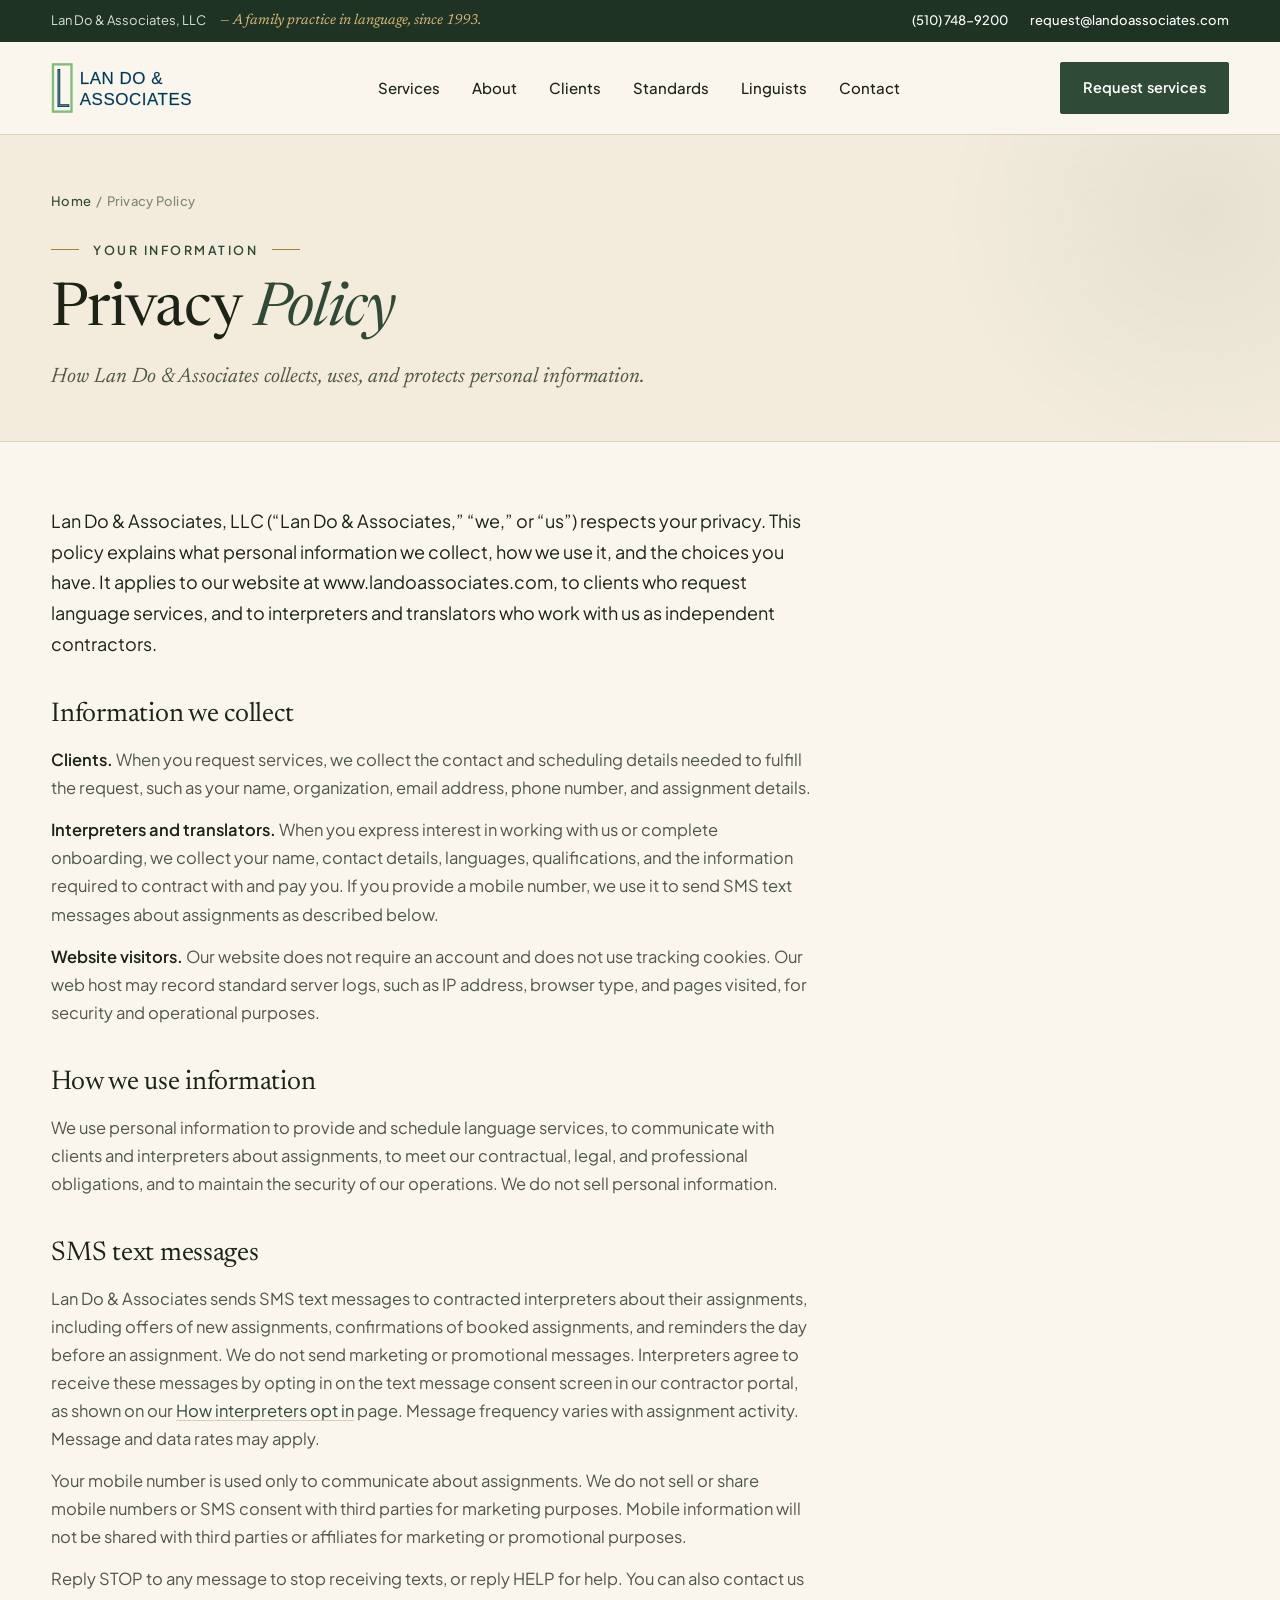
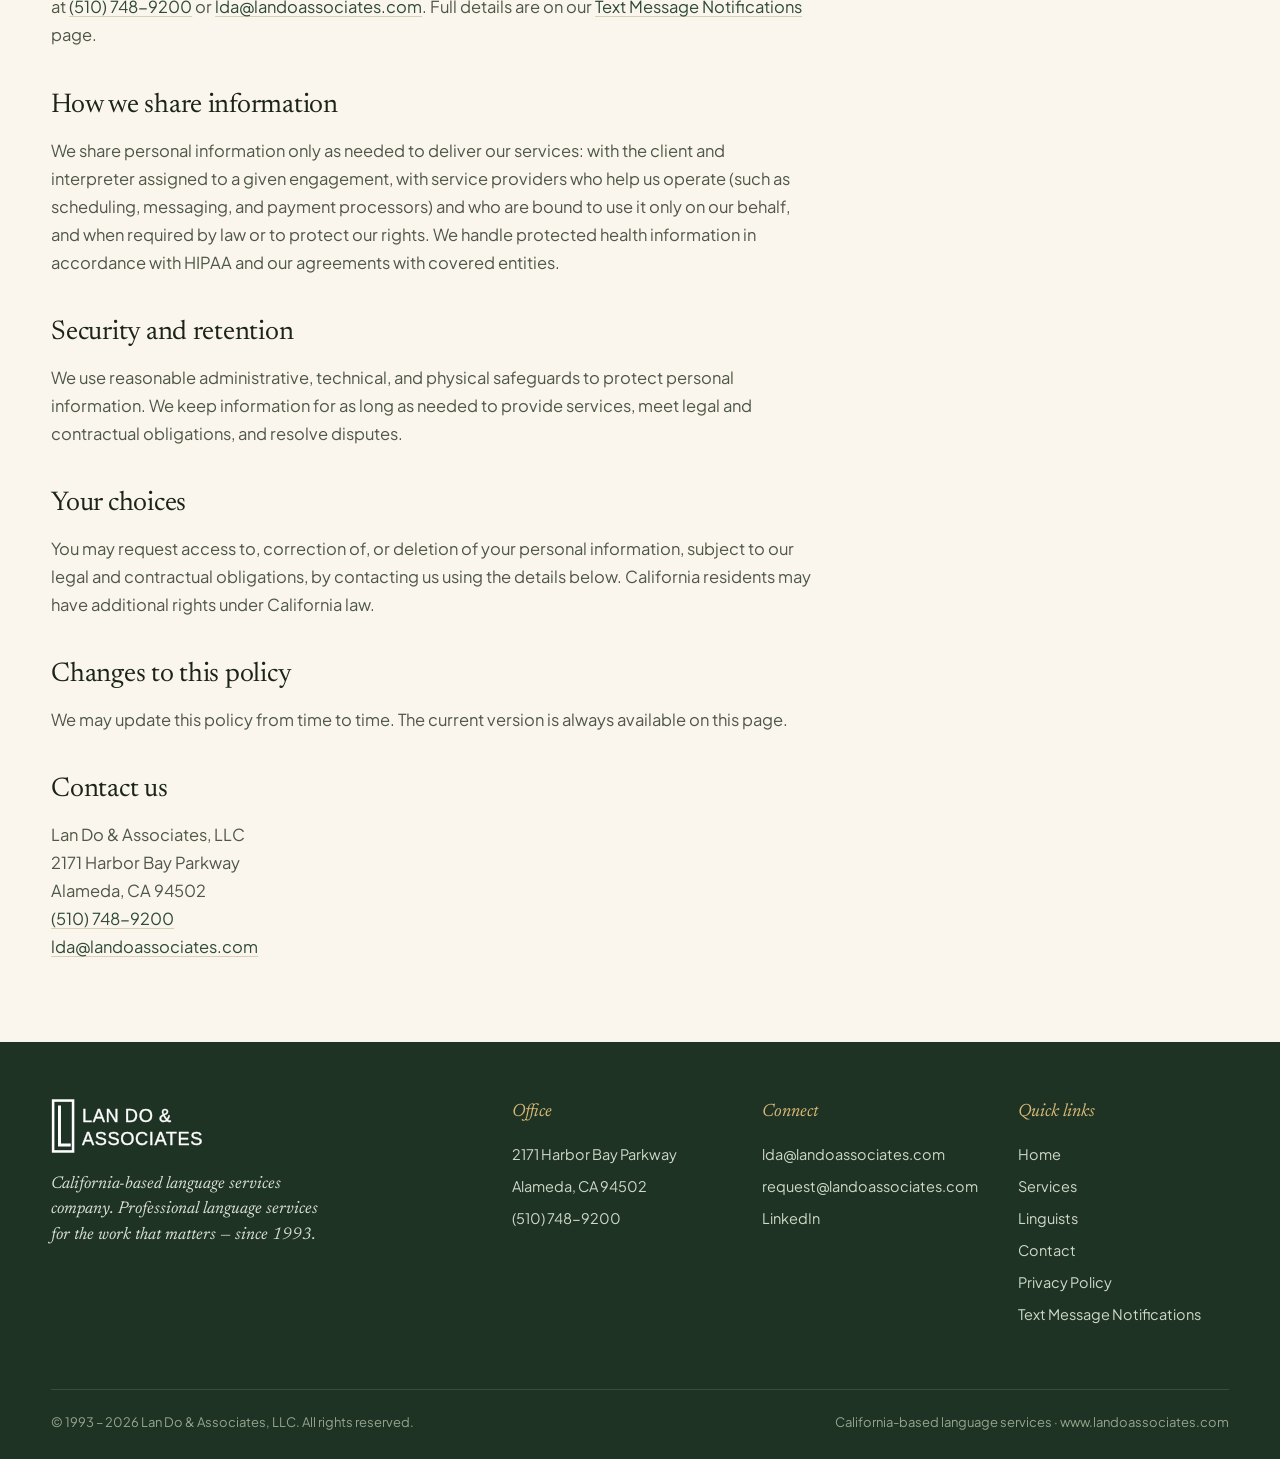
<file: privacy/index.html>
<!DOCTYPE html>

<html lang="en">
<head>
<meta charset="UTF-8">
<meta name="viewport" content="width=device-width, initial-scale=1.0">
<title>Privacy Policy | Lan Do &amp; Associates</title>
<meta name="description" content="How Lan Do &amp; Associates collects, uses, and protects personal information from clients, interpreters, and website visitors, including mobile numbers used for SMS notifications.">
<link rel="canonical" href="https://www.landoassociates.com/privacy/">
<meta name="robots" content="index, follow">

<meta property="og:type" content="website">
<meta property="og:site_name" content="Lan Do &amp; Associates">
<meta property="og:title" content="Privacy Policy | Lan Do &amp; Associates">
<meta property="og:description" content="How Lan Do &amp; Associates collects, uses, and protects personal information.">
<meta property="og:url" content="https://www.landoassociates.com/privacy/">

<link rel="icon" type="image/svg+xml" href='data:image/svg+xml;utf8,<svg xmlns="http://www.w3.org/2000/svg" viewBox="0 0 64 64"><rect x="4" y="4" width="56" height="56" fill="%23faf6ee" stroke="%237fbd78" stroke-width="4"/><path d="M20 14V50H48" fill="none" stroke="%23003366" stroke-width="7" stroke-linecap="square" stroke-linejoin="miter"/><path d="M20 14V50H48" fill="none" stroke="%237fbd78" stroke-width="2" stroke-linecap="square" stroke-linejoin="miter"/></svg>'>
<link rel="preconnect" href="https://fonts.googleapis.com">
<link rel="preconnect" href="https://fonts.gstatic.com" crossorigin>
<link href="https://fonts.googleapis.com/css2?family=Newsreader:ital,opsz,wght@0,6..72,300..600;1,6..72,300..600&family=Plus+Jakarta+Sans:wght@300;400;500;600;700&display=swap" rel="stylesheet">
<style>
  :root {
    --paper: #faf6ee;
    --paper-2: #f3ecdc;
    --paper-3: #ede4ce;
    --ink: #1c2417;
    --ink-soft: #4f5747;
    --ink-mute: #818879;
    --line: #d9d0b8;
    --line-soft: rgba(28,36,23,0.08);
    --forest: #2f4a36;
    --forest-deep: #1f3324;
    --gold: #a78030;
    --gold-soft: #d8b977;
    --burgundy: #762d3c;
  }
  * { box-sizing: border-box; margin:0; padding:0; }
  html { scroll-behavior: smooth; }
  body {
    background: var(--paper);
    color: var(--ink);
    font-family: 'Plus Jakarta Sans', system-ui, sans-serif;
    font-size: 16.5px;
    line-height: 1.65;
    -webkit-font-smoothing: antialiased;
    text-rendering: optimizeLegibility;
  }
  .container { width: min(1180px, 92vw); margin: 0 auto; }
  a { color: inherit; }
  ::selection { background: var(--forest); color: var(--paper); }

  /* TOPBAR */
  .topbar { background: var(--forest-deep); color: #d8e0d3; padding: 9px 0; font-size: 13px; }
  .topbar-inner { display:flex; justify-content: space-between; align-items: center; gap: 16px; }
  .topbar-inner .left { display:flex; align-items: center; gap: 14px; }
  .topbar-inner .badge { font-family: 'Newsreader', serif; font-style: italic; color: var(--gold-soft); font-size: 14.5px; }
  .topbar-inner .right { display:flex; gap: 22px; }
  .topbar-inner a { color: #fff; text-decoration: none; font-weight: 500; }
  .topbar-inner a:hover { color: var(--gold-soft); }

  /* NAV */
  nav.main { background: var(--paper); border-bottom: 1px solid var(--line); position: sticky; top: 0; z-index: 30; }
  .nav-inner { display:flex; justify-content: space-between; align-items: center; padding: 20px 0; gap: 28px; }
  .nav-brand svg { height: 52px; width: auto; display:block; }
  .nav-links { list-style: none; display:flex; gap: 32px; }
  .nav-links a { text-decoration: none; font-size: 15px; font-weight: 500; color: var(--ink); position: relative; padding: 4px 0; transition: color 200ms; }
  .nav-links a:hover { color: var(--forest); }
  .nav-links a::after { content:""; position: absolute; left: 0; right: 0; bottom: -3px; height: 1px; background: var(--forest); transform: scaleX(0); transform-origin: left; transition: transform 220ms ease; }
  .nav-links a:hover::after { transform: scaleX(1); }
  .nav-cta { display:flex; gap: 10px; }
  .nav-toggle { display: none; }
  .nav-burger { display: none; }
  .nav-links .cta-li { display: none; }

  .btn { display:inline-flex; align-items: center; gap: 10px; text-decoration: none; font-family: 'Plus Jakarta Sans', sans-serif; font-weight: 600; font-size: 14.5px; padding: 13px 22px; border-radius: 2px; border: 1px solid transparent; transition: all 200ms ease; cursor: pointer; letter-spacing: 0.01em; }
  .btn.primary { background: var(--forest); color: #fff; border-color: var(--forest); }
  .btn.primary:hover { background: var(--forest-deep); border-color: var(--forest-deep); }

  /* COMPACT HERO */
  .page-hero {
    padding: 56px 0 48px;
    border-bottom: 1px solid var(--line);
    position: relative;
    overflow: hidden;
    background: var(--paper-2);
  }
  .page-hero::before {
    content:""; position: absolute;
    width: 520px; height: 520px; border-radius: 50%;
    background: radial-gradient(circle, rgba(47,74,54,0.07), transparent 70%);
    right: -180px; top: -180px;
  }
  .page-hero .inner { position: relative; z-index: 2; max-width: 760px; }
  .crumb {
    font-size: 13px; font-weight: 500; color: var(--ink-mute);
    margin-bottom: 18px; letter-spacing: 0.02em;
  }
  .crumb a { color: var(--forest); text-decoration: none; }
  .crumb a:hover { text-decoration: underline; }
  .eyebrow {
    display:inline-flex; align-items: center; gap: 14px;
    font-size: 12.5px; font-weight: 600; letter-spacing: 0.2em;
    text-transform: uppercase; color: var(--forest); margin-bottom: 20px;
  }
  .eyebrow::before, .eyebrow::after { content: ""; width: 28px; height: 1px; background: var(--gold); }
  .page-hero h1 {
    font-family: 'Newsreader', Georgia, serif; font-weight: 400;
    font-size: clamp(36px, 5vw, 60px); line-height: 1.06;
    letter-spacing: -0.02em; margin-bottom: 18px; color: var(--ink);
  }
  .page-hero h1 em { font-style: italic; color: var(--forest); }
  .page-hero .lede {
    font-family: 'Newsreader', serif; font-size: 21px; line-height: 1.5;
    color: var(--ink-soft); font-style: italic; max-width: 620px;
  }

  /* MAIN LAYOUT */
  .layout { max-width: 760px; padding: 64px 0 80px; }

  .block { margin-bottom: 40px; scroll-margin-top: 120px; }
  .block:last-child { margin-bottom: 0; }
  .block h2 {
    font-family: 'Newsreader', serif; font-weight: 400;
    font-size: 27px; line-height: 1.15; letter-spacing: -0.01em;
    margin-bottom: 16px; color: var(--ink);
  }
  .block p { color: var(--ink-soft); font-size: 16.5px; line-height: 1.7; margin-bottom: 14px; }
  .block p:last-child { margin-bottom: 0; }
  .block p strong { color: var(--ink); font-weight: 600; }
  .block a { color: var(--forest); text-decoration: underline; text-decoration-color: var(--line); text-underline-offset: 3px; }
  .block a:hover { text-decoration-color: var(--forest); }
  .intro p { font-size: 18px; color: var(--ink); }

  /* FOOTER */
  footer { background: var(--forest-deep); color: #cfd9c9; padding: 56px 0 26px; }
  footer .container { display:grid; grid-template-columns: 2fr 1fr 1fr 1fr; gap: 40px; text-align: left; }
  footer .brand svg { height: 56px; width: auto; filter: brightness(0) invert(1); margin-bottom: 18px; display: block; }
  footer .brand p { color: #d8e0d3; font-family: 'Newsreader', serif; font-style: italic; font-size: 17px; line-height: 1.5; max-width: 280px; }
  footer h4 { font-family: 'Newsreader', serif; font-style: italic; font-weight: 400; color: var(--gold-soft); font-size: 18px; margin-bottom: 16px; }
  footer ul { list-style: none; }
  footer li { margin-bottom: 8px; font-size: 14.5px; }
  footer a { color: #cfd9c9; text-decoration: none; }
  footer a:hover { color: var(--gold-soft); }
  footer .copy { grid-column: 1 / -1; border-top: 1px solid rgba(255,255,255,0.12); padding-top: 22px; margin-top: 14px; font-size: 13px; color: #95a48c; display:flex; justify-content: space-between; flex-wrap: wrap; gap: 12px; }

  @media (max-width: 960px) {
    .nav-inner { position: relative; }
    .nav-brand svg { height: 44px; }
    .nav-cta { display: none; }
    .nav-burger { display: inline-flex; flex-direction: column; justify-content: center; gap: 6px; width: 30px; height: 30px; cursor: pointer; padding: 0; }
    .nav-burger span { display: block; height: 2px; background: var(--ink); width: 100%; transition: transform 220ms ease, opacity 220ms ease; transform-origin: center; }
    .nav-toggle:checked ~ .nav-burger span:nth-child(1) { transform: translateY(8px) rotate(45deg); }
    .nav-toggle:checked ~ .nav-burger span:nth-child(2) { opacity: 0; }
    .nav-toggle:checked ~ .nav-burger span:nth-child(3) { transform: translateY(-8px) rotate(-45deg); }
    .nav-links { display: none; position: absolute; top: 100%; left: 0; right: 0; background: var(--paper); flex-direction: column; gap: 0; border-top: 1px solid var(--line); border-bottom: 1px solid var(--line); padding: 4px 0; box-shadow: 0 18px 30px -20px rgba(28,36,23,0.18); }
    .nav-toggle:checked ~ .nav-links { display: flex; }
    .nav-links li { padding: 0 5vw; }
    .nav-links a { display: block; padding: 14px 0; border-bottom: 1px solid var(--line-soft); font-size: 16px; }
    .nav-links li:last-child a { border-bottom: 0; }
    .nav-links a::after { display: none; }
    .nav-links .cta-li { display: block; padding: 12px 5vw 6px; }
    .nav-links .cta-li a { background: var(--forest); color: #fff; text-align: center; padding: 13px 18px; border-radius: 2px; border-bottom: 0; display: block; font-weight: 600; }
    .topbar-inner { font-size: 12.5px; }
    .topbar-inner .left .badge { display: none; }

    .layout { padding: 48px 0 64px; }
    footer .container { grid-template-columns: 1fr 1fr; }
  }

  @media (max-width: 600px) {
    .page-hero { padding: 40px 0 36px; }
    .page-hero h1 { font-size: clamp(28px, 8vw, 38px); }
    .page-hero .lede { font-size: 18px; }
    .topbar-inner .left { display: none; }
    .topbar-inner { justify-content: flex-end; }
    .topbar-inner .right { gap: 18px; font-size: 12px; }
    .topbar-inner .right a:last-child { display: none; }
    .layout { padding: 40px 0 52px; }
    footer .container { grid-template-columns: 1fr; gap: 28px; }
    footer .copy { flex-direction: column; gap: 6px; font-size: 12.5px; text-align: center; }
  }
</style>
</head>
<body>
  <svg xmlns="http://www.w3.org/2000/svg" style="display:none" aria-hidden="true">
    <symbol id="lda-logo" viewBox="0 0 420 132">
      <rect x="5" y="6" width="47" height="120" fill="none" stroke="#7fbd78" stroke-width="6"/>
      <path d="M20 21V111H43" fill="none" stroke="#003366" stroke-width="7" stroke-linecap="square" stroke-linejoin="miter"/>
      <path d="M20 21V111H43" fill="none" stroke="#7fbd78" stroke-width="2" stroke-linecap="square" stroke-linejoin="miter"/>
      <text x="73" y="57" font-family="Optima, 'Trebuchet MS', 'Segoe UI', Arial, sans-serif" font-size="43" font-weight="500" letter-spacing="1.4" fill="#003366" stroke="#7fbd78" stroke-width="0.9" paint-order="stroke fill">LAN DO &amp;</text>
      <text x="73" y="110" font-family="Optima, 'Trebuchet MS', 'Segoe UI', Arial, sans-serif" font-size="43" font-weight="500" letter-spacing="1.4" fill="#003366" stroke="#7fbd78" stroke-width="0.9" paint-order="stroke fill">ASSOCIATES</text>
    </symbol>
  </svg>
  <div class="topbar">
    <div class="container topbar-inner">
      <div class="left">
        <span>Lan Do &amp; Associates, LLC</span>
        <span class="badge">— A family practice in language, since 1993.</span>
      </div>
      <div class="right">
        <a href="tel:5107489200">(510) 748-9200</a>
        <a href="mailto:request@landoassociates.com">request@landoassociates.com</a>
      </div>
    </div>
  </div>
  <nav class="main">
    <div class="container nav-inner">
      <a href="/" class="nav-brand" aria-label="Lan Do &amp; Associates"><svg role="img" viewBox="0 0 420 132" aria-label="Lan Do &amp; Associates"><use href="#lda-logo"/></svg></a>
      <input type="checkbox" id="nav-toggle" class="nav-toggle" aria-hidden="true">
      <label for="nav-toggle" class="nav-burger" aria-label="Toggle navigation menu" role="button" tabindex="0">
        <span></span><span></span><span></span>
      </label>
      <ul class="nav-links">
        <li><a href="/#services">Services</a></li>
        <li><a href="/#about">About</a></li>
        <li><a href="/#clients">Clients</a></li>
        <li><a href="/#standards">Standards</a></li>
        <li><a href="/#interpreters">Linguists</a></li>
        <li><a href="/#contact">Contact</a></li>
        <li class="cta-li"><a href="/#contact">Request services</a></li>
      </ul>
      <div class="nav-cta">
        <a href="/#contact" class="btn primary">Request services</a>
      </div>
    </div>
  </nav>

  <section class="page-hero">
    <div class="container">
      <div class="inner">
        <div class="crumb"><a href="/">Home</a> &nbsp;/&nbsp; Privacy Policy</div>
        <div class="eyebrow">Your information</div>
        <h1>Privacy <em>Policy</em></h1>
        <p class="lede">How Lan Do &amp; Associates collects, uses, and protects personal information.</p>
      </div>
    </div>
  </section>

  <div class="container">
    <main class="layout">
      <div class="block intro">
        <p>Lan Do &amp; Associates, LLC (“Lan Do &amp; Associates,” “we,” or “us”) respects your privacy. This policy explains what personal information we collect, how we use it, and the choices you have. It applies to our website at www.landoassociates.com, to clients who request language services, and to interpreters and translators who work with us as independent contractors.</p>
      </div>

      <div class="block">
        <h2>Information we collect</h2>
        <p><strong>Clients.</strong> When you request services, we collect the contact and scheduling details needed to fulfill the request, such as your name, organization, email address, phone number, and assignment details.</p>
        <p><strong>Interpreters and translators.</strong> When you express interest in working with us or complete onboarding, we collect your name, contact details, languages, qualifications, and the information required to contract with and pay you. If you provide a mobile number, we use it to send SMS text messages about assignments as described below.</p>
        <p><strong>Website visitors.</strong> Our website does not require an account and does not use tracking cookies. Our web host may record standard server logs, such as IP address, browser type, and pages visited, for security and operational purposes.</p>
      </div>

      <div class="block">
        <h2>How we use information</h2>
        <p>We use personal information to provide and schedule language services, to communicate with clients and interpreters about assignments, to meet our contractual, legal, and professional obligations, and to maintain the security of our operations. We do not sell personal information.</p>
      </div>

      <div class="block" id="text-messaging-terms">
        <h2>SMS text messages</h2>
        <p>Lan Do &amp; Associates sends SMS text messages to contracted interpreters about their assignments, including offers of new assignments, confirmations of booked assignments, and reminders the day before an assignment. We do not send marketing or promotional messages. Interpreters agree to receive these messages by opting in on the text message consent screen in our contractor portal, as shown on our <a href="/sms/opt-in/">How interpreters opt in</a> page. Message frequency varies with assignment activity. Message and data rates may apply.</p>
        <p>Your mobile number is used only to communicate about assignments. We do not sell or share mobile numbers or SMS consent with third parties for marketing purposes. Mobile information will not be shared with third parties or affiliates for marketing or promotional purposes.</p>
        <p>Reply STOP to any message to stop receiving texts, or reply HELP for help. You can also contact us at <a href="tel:5107489200">(510) 748-9200</a> or <a href="mailto:lda@landoassociates.com">lda@landoassociates.com</a>. Full details are on our <a href="/sms/">Text Message Notifications</a> page.</p>
      </div>

      <div class="block">
        <h2>How we share information</h2>
        <p>We share personal information only as needed to deliver our services: with the client and interpreter assigned to a given engagement, with service providers who help us operate (such as scheduling, messaging, and payment processors) and who are bound to use it only on our behalf, and when required by law or to protect our rights. We handle protected health information in accordance with HIPAA and our agreements with covered entities.</p>
      </div>

      <div class="block">
        <h2>Security and retention</h2>
        <p>We use reasonable administrative, technical, and physical safeguards to protect personal information. We keep information for as long as needed to provide services, meet legal and contractual obligations, and resolve disputes.</p>
      </div>

      <div class="block">
        <h2>Your choices</h2>
        <p>You may request access to, correction of, or deletion of your personal information, subject to our legal and contractual obligations, by contacting us using the details below. California residents may have additional rights under California law.</p>
      </div>

      <div class="block">
        <h2>Changes to this policy</h2>
        <p>We may update this policy from time to time. The current version is always available on this page.</p>
      </div>

      <div class="block">
        <h2>Contact us</h2>
        <p>Lan Do &amp; Associates, LLC<br>2171 Harbor Bay Parkway<br>Alameda, CA 94502<br><a href="tel:5107489200">(510) 748-9200</a><br><a href="mailto:lda@landoassociates.com">lda@landoassociates.com</a></p>
      </div>
    </main>
  </div>

  <footer>
    <div class="container">
      <div class="brand">
        <svg role="img" viewBox="0 0 420 132" aria-label="Lan Do &amp; Associates"><use href="#lda-logo"/></svg>
        <p>California-based language services company. Professional language services for the work that matters — since 1993.</p>
      </div>
      <div>
        <h4>Office</h4>
        <ul>
          <li>2171 Harbor Bay Parkway</li>
          <li>Alameda, CA 94502</li>
          <li><a href="tel:5107489200">(510) 748-9200</a></li>
        </ul>
      </div>
      <div>
        <h4>Connect</h4>
        <ul>
          <li><a href="mailto:lda@landoassociates.com">lda@landoassociates.com</a></li>
          <li><a href="mailto:request@landoassociates.com">request@landoassociates.com</a></li>
          <li><a href="https://www.linkedin.com/company/lan-do-associates-llc/" target="_blank" rel="noopener noreferrer">LinkedIn</a></li>
        </ul>
      </div>
      <div>
        <h4>Quick links</h4>
        <ul>
          <li><a href="/">Home</a></li>
          <li><a href="/#services">Services</a></li>
          <li><a href="/#interpreters">Linguists</a></li>
          <li><a href="/#contact">Contact</a></li>
          <li><a href="/privacy/">Privacy Policy</a></li>
          <li><a href="/sms/">Text Message Notifications</a></li>
        </ul>
      </div>
      <div class="copy">
        <span>© 1993 – 2026 Lan Do &amp; Associates, LLC. All rights reserved.</span>
        <span>California-based language services · www.landoassociates.com</span>
      </div>
    </div>
  </footer>
  <script>
    document.querySelectorAll('.nav-links a').forEach(function(a){
      a.addEventListener('click', function(){
        var t = document.getElementById('nav-toggle');
        if (t) t.checked = false;
      });
    });
  </script>
</body>
</html>
</file>
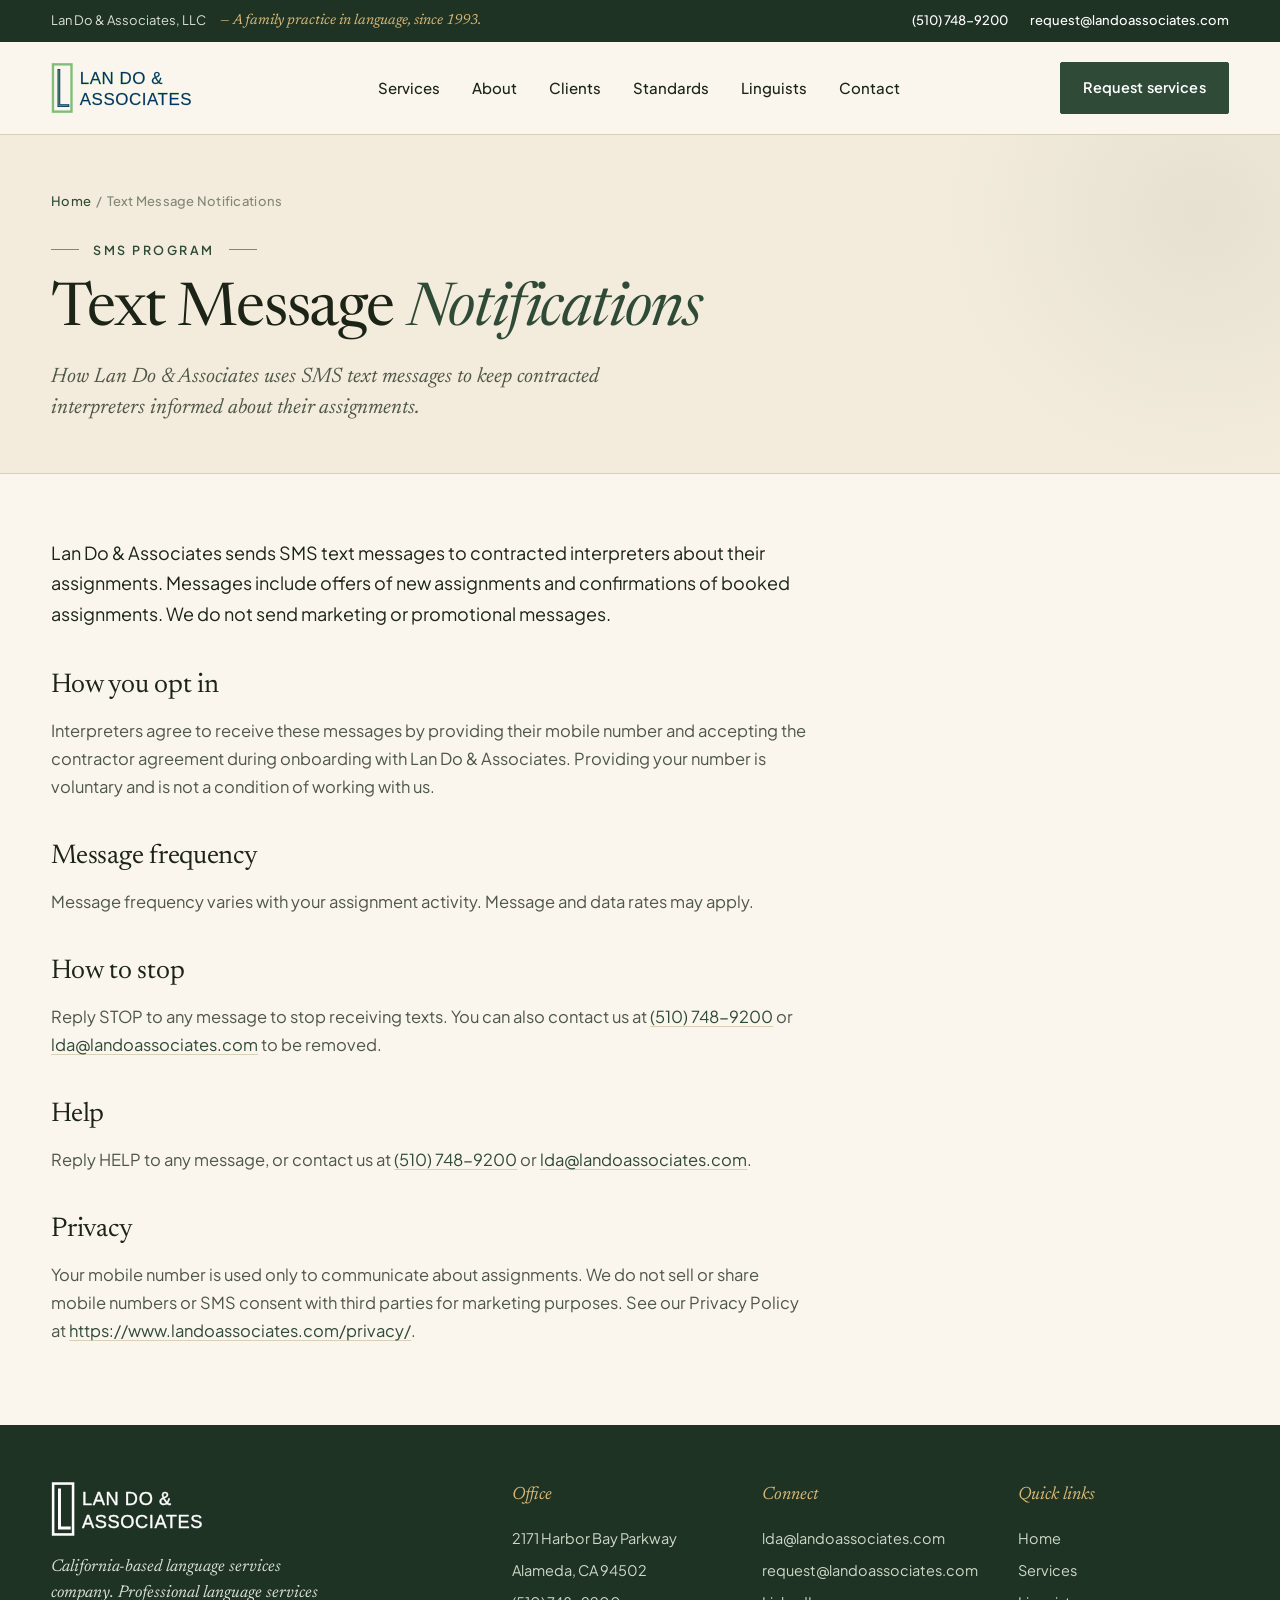
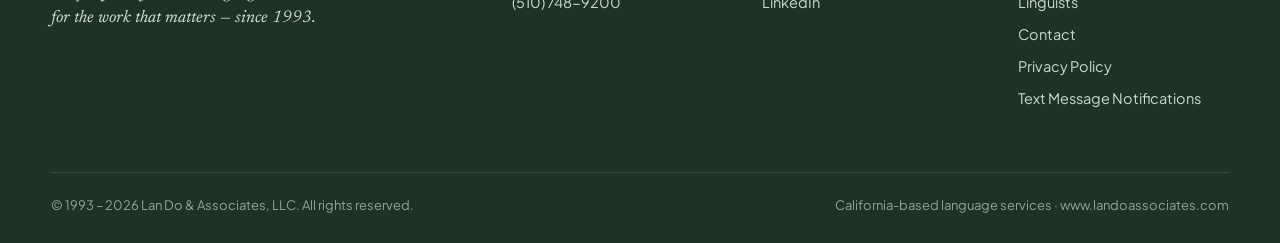
<file: sms/index.html>
<!DOCTYPE html>

<html lang="en">
<head>
<meta charset="UTF-8">
<meta name="viewport" content="width=device-width, initial-scale=1.0">
<title>Text Message Notifications | Lan Do &amp; Associates</title>
<meta name="description" content="How Lan Do &amp; Associates uses SMS text messages to notify contracted interpreters about assignment offers and confirmations, how to opt in, and how to stop.">
<link rel="canonical" href="https://www.landoassociates.com/sms/">
<meta name="robots" content="index, follow">

<meta property="og:type" content="website">
<meta property="og:site_name" content="Lan Do &amp; Associates">
<meta property="og:title" content="Text Message Notifications | Lan Do &amp; Associates">
<meta property="og:description" content="How Lan Do &amp; Associates uses SMS text messages to notify contracted interpreters about assignment offers and confirmations.">
<meta property="og:url" content="https://www.landoassociates.com/sms/">

<link rel="icon" type="image/svg+xml" href='data:image/svg+xml;utf8,<svg xmlns="http://www.w3.org/2000/svg" viewBox="0 0 64 64"><rect x="4" y="4" width="56" height="56" fill="%23faf6ee" stroke="%237fbd78" stroke-width="4"/><path d="M20 14V50H48" fill="none" stroke="%23003366" stroke-width="7" stroke-linecap="square" stroke-linejoin="miter"/><path d="M20 14V50H48" fill="none" stroke="%237fbd78" stroke-width="2" stroke-linecap="square" stroke-linejoin="miter"/></svg>'>
<link rel="preconnect" href="https://fonts.googleapis.com">
<link rel="preconnect" href="https://fonts.gstatic.com" crossorigin>
<link href="https://fonts.googleapis.com/css2?family=Newsreader:ital,opsz,wght@0,6..72,300..600;1,6..72,300..600&family=Plus+Jakarta+Sans:wght@300;400;500;600;700&display=swap" rel="stylesheet">
<style>
  :root {
    --paper: #faf6ee;
    --paper-2: #f3ecdc;
    --paper-3: #ede4ce;
    --ink: #1c2417;
    --ink-soft: #4f5747;
    --ink-mute: #818879;
    --line: #d9d0b8;
    --line-soft: rgba(28,36,23,0.08);
    --forest: #2f4a36;
    --forest-deep: #1f3324;
    --gold: #a78030;
    --gold-soft: #d8b977;
    --burgundy: #762d3c;
  }
  * { box-sizing: border-box; margin:0; padding:0; }
  html { scroll-behavior: smooth; }
  body {
    background: var(--paper);
    color: var(--ink);
    font-family: 'Plus Jakarta Sans', system-ui, sans-serif;
    font-size: 16.5px;
    line-height: 1.65;
    -webkit-font-smoothing: antialiased;
    text-rendering: optimizeLegibility;
  }
  .container { width: min(1180px, 92vw); margin: 0 auto; }
  a { color: inherit; }
  ::selection { background: var(--forest); color: var(--paper); }

  /* TOPBAR */
  .topbar { background: var(--forest-deep); color: #d8e0d3; padding: 9px 0; font-size: 13px; }
  .topbar-inner { display:flex; justify-content: space-between; align-items: center; gap: 16px; }
  .topbar-inner .left { display:flex; align-items: center; gap: 14px; }
  .topbar-inner .badge { font-family: 'Newsreader', serif; font-style: italic; color: var(--gold-soft); font-size: 14.5px; }
  .topbar-inner .right { display:flex; gap: 22px; }
  .topbar-inner a { color: #fff; text-decoration: none; font-weight: 500; }
  .topbar-inner a:hover { color: var(--gold-soft); }

  /* NAV */
  nav.main { background: var(--paper); border-bottom: 1px solid var(--line); position: sticky; top: 0; z-index: 30; }
  .nav-inner { display:flex; justify-content: space-between; align-items: center; padding: 20px 0; gap: 28px; }
  .nav-brand svg { height: 52px; width: auto; display:block; }
  .nav-links { list-style: none; display:flex; gap: 32px; }
  .nav-links a { text-decoration: none; font-size: 15px; font-weight: 500; color: var(--ink); position: relative; padding: 4px 0; transition: color 200ms; }
  .nav-links a:hover { color: var(--forest); }
  .nav-links a::after { content:""; position: absolute; left: 0; right: 0; bottom: -3px; height: 1px; background: var(--forest); transform: scaleX(0); transform-origin: left; transition: transform 220ms ease; }
  .nav-links a:hover::after { transform: scaleX(1); }
  .nav-cta { display:flex; gap: 10px; }
  .nav-toggle { display: none; }
  .nav-burger { display: none; }
  .nav-links .cta-li { display: none; }

  .btn { display:inline-flex; align-items: center; gap: 10px; text-decoration: none; font-family: 'Plus Jakarta Sans', sans-serif; font-weight: 600; font-size: 14.5px; padding: 13px 22px; border-radius: 2px; border: 1px solid transparent; transition: all 200ms ease; cursor: pointer; letter-spacing: 0.01em; }
  .btn.primary { background: var(--forest); color: #fff; border-color: var(--forest); }
  .btn.primary:hover { background: var(--forest-deep); border-color: var(--forest-deep); }

  /* COMPACT HERO */
  .page-hero {
    padding: 56px 0 48px;
    border-bottom: 1px solid var(--line);
    position: relative;
    overflow: hidden;
    background: var(--paper-2);
  }
  .page-hero::before {
    content:""; position: absolute;
    width: 520px; height: 520px; border-radius: 50%;
    background: radial-gradient(circle, rgba(47,74,54,0.07), transparent 70%);
    right: -180px; top: -180px;
  }
  .page-hero .inner { position: relative; z-index: 2; max-width: 760px; }
  .crumb {
    font-size: 13px; font-weight: 500; color: var(--ink-mute);
    margin-bottom: 18px; letter-spacing: 0.02em;
  }
  .crumb a { color: var(--forest); text-decoration: none; }
  .crumb a:hover { text-decoration: underline; }
  .eyebrow {
    display:inline-flex; align-items: center; gap: 14px;
    font-size: 12.5px; font-weight: 600; letter-spacing: 0.2em;
    text-transform: uppercase; color: var(--forest); margin-bottom: 20px;
  }
  .eyebrow::before, .eyebrow::after { content: ""; width: 28px; height: 1px; background: var(--gold); }
  .page-hero h1 {
    font-family: 'Newsreader', Georgia, serif; font-weight: 400;
    font-size: clamp(36px, 5vw, 60px); line-height: 1.06;
    letter-spacing: -0.02em; margin-bottom: 18px; color: var(--ink);
  }
  .page-hero h1 em { font-style: italic; color: var(--forest); }
  .page-hero .lede {
    font-family: 'Newsreader', serif; font-size: 21px; line-height: 1.5;
    color: var(--ink-soft); font-style: italic; max-width: 620px;
  }

  /* MAIN LAYOUT */
  .layout { max-width: 760px; padding: 64px 0 80px; }

  .block { margin-bottom: 40px; }
  .block:last-child { margin-bottom: 0; }
  .block h2 {
    font-family: 'Newsreader', serif; font-weight: 400;
    font-size: 27px; line-height: 1.15; letter-spacing: -0.01em;
    margin-bottom: 16px; color: var(--ink);
  }
  .block p { color: var(--ink-soft); font-size: 16.5px; line-height: 1.7; margin-bottom: 14px; }
  .block p:last-child { margin-bottom: 0; }
  .block a { color: var(--forest); text-decoration: underline; text-decoration-color: var(--line); text-underline-offset: 3px; }
  .block a:hover { text-decoration-color: var(--forest); }
  .intro p { font-size: 18px; color: var(--ink); }

  /* FOOTER */
  footer { background: var(--forest-deep); color: #cfd9c9; padding: 56px 0 26px; }
  footer .container { display:grid; grid-template-columns: 2fr 1fr 1fr 1fr; gap: 40px; text-align: left; }
  footer .brand svg { height: 56px; width: auto; filter: brightness(0) invert(1); margin-bottom: 18px; display: block; }
  footer .brand p { color: #d8e0d3; font-family: 'Newsreader', serif; font-style: italic; font-size: 17px; line-height: 1.5; max-width: 280px; }
  footer h4 { font-family: 'Newsreader', serif; font-style: italic; font-weight: 400; color: var(--gold-soft); font-size: 18px; margin-bottom: 16px; }
  footer ul { list-style: none; }
  footer li { margin-bottom: 8px; font-size: 14.5px; }
  footer a { color: #cfd9c9; text-decoration: none; }
  footer a:hover { color: var(--gold-soft); }
  footer .copy { grid-column: 1 / -1; border-top: 1px solid rgba(255,255,255,0.12); padding-top: 22px; margin-top: 14px; font-size: 13px; color: #95a48c; display:flex; justify-content: space-between; flex-wrap: wrap; gap: 12px; }

  @media (max-width: 960px) {
    .nav-inner { position: relative; }
    .nav-brand svg { height: 44px; }
    .nav-cta { display: none; }
    .nav-burger { display: inline-flex; flex-direction: column; justify-content: center; gap: 6px; width: 30px; height: 30px; cursor: pointer; padding: 0; }
    .nav-burger span { display: block; height: 2px; background: var(--ink); width: 100%; transition: transform 220ms ease, opacity 220ms ease; transform-origin: center; }
    .nav-toggle:checked ~ .nav-burger span:nth-child(1) { transform: translateY(8px) rotate(45deg); }
    .nav-toggle:checked ~ .nav-burger span:nth-child(2) { opacity: 0; }
    .nav-toggle:checked ~ .nav-burger span:nth-child(3) { transform: translateY(-8px) rotate(-45deg); }
    .nav-links { display: none; position: absolute; top: 100%; left: 0; right: 0; background: var(--paper); flex-direction: column; gap: 0; border-top: 1px solid var(--line); border-bottom: 1px solid var(--line); padding: 4px 0; box-shadow: 0 18px 30px -20px rgba(28,36,23,0.18); }
    .nav-toggle:checked ~ .nav-links { display: flex; }
    .nav-links li { padding: 0 5vw; }
    .nav-links a { display: block; padding: 14px 0; border-bottom: 1px solid var(--line-soft); font-size: 16px; }
    .nav-links li:last-child a { border-bottom: 0; }
    .nav-links a::after { display: none; }
    .nav-links .cta-li { display: block; padding: 12px 5vw 6px; }
    .nav-links .cta-li a { background: var(--forest); color: #fff; text-align: center; padding: 13px 18px; border-radius: 2px; border-bottom: 0; display: block; font-weight: 600; }
    .topbar-inner { font-size: 12.5px; }
    .topbar-inner .left .badge { display: none; }

    .layout { padding: 48px 0 64px; }
    footer .container { grid-template-columns: 1fr 1fr; }
  }

  @media (max-width: 600px) {
    .page-hero { padding: 40px 0 36px; }
    .page-hero h1 { font-size: clamp(28px, 8vw, 38px); }
    .page-hero .lede { font-size: 18px; }
    .topbar-inner .left { display: none; }
    .topbar-inner { justify-content: flex-end; }
    .topbar-inner .right { gap: 18px; font-size: 12px; }
    .topbar-inner .right a:last-child { display: none; }
    .layout { padding: 40px 0 52px; }
    footer .container { grid-template-columns: 1fr; gap: 28px; }
    footer .copy { flex-direction: column; gap: 6px; font-size: 12.5px; text-align: center; }
  }
</style>
</head>
<body>
  <svg xmlns="http://www.w3.org/2000/svg" style="display:none" aria-hidden="true">
    <symbol id="lda-logo" viewBox="0 0 420 132">
      <rect x="5" y="6" width="47" height="120" fill="none" stroke="#7fbd78" stroke-width="6"/>
      <path d="M20 21V111H43" fill="none" stroke="#003366" stroke-width="7" stroke-linecap="square" stroke-linejoin="miter"/>
      <path d="M20 21V111H43" fill="none" stroke="#7fbd78" stroke-width="2" stroke-linecap="square" stroke-linejoin="miter"/>
      <text x="73" y="57" font-family="Optima, 'Trebuchet MS', 'Segoe UI', Arial, sans-serif" font-size="43" font-weight="500" letter-spacing="1.4" fill="#003366" stroke="#7fbd78" stroke-width="0.9" paint-order="stroke fill">LAN DO &amp;</text>
      <text x="73" y="110" font-family="Optima, 'Trebuchet MS', 'Segoe UI', Arial, sans-serif" font-size="43" font-weight="500" letter-spacing="1.4" fill="#003366" stroke="#7fbd78" stroke-width="0.9" paint-order="stroke fill">ASSOCIATES</text>
    </symbol>
  </svg>
  <div class="topbar">
    <div class="container topbar-inner">
      <div class="left">
        <span>Lan Do &amp; Associates, LLC</span>
        <span class="badge">— A family practice in language, since 1993.</span>
      </div>
      <div class="right">
        <a href="tel:5107489200">(510) 748-9200</a>
        <a href="mailto:request@landoassociates.com">request@landoassociates.com</a>
      </div>
    </div>
  </div>
  <nav class="main">
    <div class="container nav-inner">
      <a href="/" class="nav-brand" aria-label="Lan Do &amp; Associates"><svg role="img" viewBox="0 0 420 132" aria-label="Lan Do &amp; Associates"><use href="#lda-logo"/></svg></a>
      <input type="checkbox" id="nav-toggle" class="nav-toggle" aria-hidden="true">
      <label for="nav-toggle" class="nav-burger" aria-label="Toggle navigation menu" role="button" tabindex="0">
        <span></span><span></span><span></span>
      </label>
      <ul class="nav-links">
        <li><a href="/#services">Services</a></li>
        <li><a href="/#about">About</a></li>
        <li><a href="/#clients">Clients</a></li>
        <li><a href="/#standards">Standards</a></li>
        <li><a href="/#interpreters">Linguists</a></li>
        <li><a href="/#contact">Contact</a></li>
        <li class="cta-li"><a href="/#contact">Request services</a></li>
      </ul>
      <div class="nav-cta">
        <a href="/#contact" class="btn primary">Request services</a>
      </div>
    </div>
  </nav>

  <section class="page-hero">
    <div class="container">
      <div class="inner">
        <div class="crumb"><a href="/">Home</a> &nbsp;/&nbsp; Text Message Notifications</div>
        <div class="eyebrow">SMS program</div>
        <h1>Text Message <em>Notifications</em></h1>
        <p class="lede">How Lan Do &amp; Associates uses SMS text messages to keep contracted interpreters informed about their assignments.</p>
      </div>
    </div>
  </section>

  <div class="container">
    <main class="layout">
      <div class="block intro">
        <p>Lan Do &amp; Associates sends SMS text messages to contracted interpreters about their assignments. Messages include offers of new assignments and confirmations of booked assignments. We do not send marketing or promotional messages.</p>
      </div>

      <div class="block">
        <h2>How you opt in</h2>
        <p>Interpreters agree to receive these messages by providing their mobile number and accepting the contractor agreement during onboarding with Lan Do &amp; Associates. Providing your number is voluntary and is not a condition of working with us.</p>
      </div>

      <div class="block">
        <h2>Message frequency</h2>
        <p>Message frequency varies with your assignment activity. Message and data rates may apply.</p>
      </div>

      <div class="block">
        <h2>How to stop</h2>
        <p>Reply STOP to any message to stop receiving texts. You can also contact us at <a href="tel:5107489200">(510) 748-9200</a> or <a href="mailto:lda@landoassociates.com">lda@landoassociates.com</a> to be removed.</p>
      </div>

      <div class="block">
        <h2>Help</h2>
        <p>Reply HELP to any message, or contact us at <a href="tel:5107489200">(510) 748-9200</a> or <a href="mailto:lda@landoassociates.com">lda@landoassociates.com</a>.</p>
      </div>

      <div class="block">
        <h2>Privacy</h2>
        <p>Your mobile number is used only to communicate about assignments. We do not sell or share mobile numbers or SMS consent with third parties for marketing purposes. See our Privacy Policy at <a href="https://www.landoassociates.com/privacy/">https://www.landoassociates.com/privacy/</a>.</p>
      </div>
    </main>
  </div>

  <footer>
    <div class="container">
      <div class="brand">
        <svg role="img" viewBox="0 0 420 132" aria-label="Lan Do &amp; Associates"><use href="#lda-logo"/></svg>
        <p>California-based language services company. Professional language services for the work that matters — since 1993.</p>
      </div>
      <div>
        <h4>Office</h4>
        <ul>
          <li>2171 Harbor Bay Parkway</li>
          <li>Alameda, CA 94502</li>
          <li><a href="tel:5107489200">(510) 748-9200</a></li>
        </ul>
      </div>
      <div>
        <h4>Connect</h4>
        <ul>
          <li><a href="mailto:lda@landoassociates.com">lda@landoassociates.com</a></li>
          <li><a href="mailto:request@landoassociates.com">request@landoassociates.com</a></li>
          <li><a href="https://www.linkedin.com/company/lan-do-associates-llc/" target="_blank" rel="noopener noreferrer">LinkedIn</a></li>
        </ul>
      </div>
      <div>
        <h4>Quick links</h4>
        <ul>
          <li><a href="/">Home</a></li>
          <li><a href="/#services">Services</a></li>
          <li><a href="/#interpreters">Linguists</a></li>
          <li><a href="/#contact">Contact</a></li>
          <li><a href="/privacy/">Privacy Policy</a></li>
          <li><a href="/sms/">Text Message Notifications</a></li>
        </ul>
      </div>
      <div class="copy">
        <span>© 1993 – 2026 Lan Do &amp; Associates, LLC. All rights reserved.</span>
        <span>California-based language services · www.landoassociates.com</span>
      </div>
    </div>
  </footer>
  <script>
    document.querySelectorAll('.nav-links a').forEach(function(a){
      a.addEventListener('click', function(){
        var t = document.getElementById('nav-toggle');
        if (t) t.checked = false;
      });
    });
  </script>
</body>
</html>
</file>
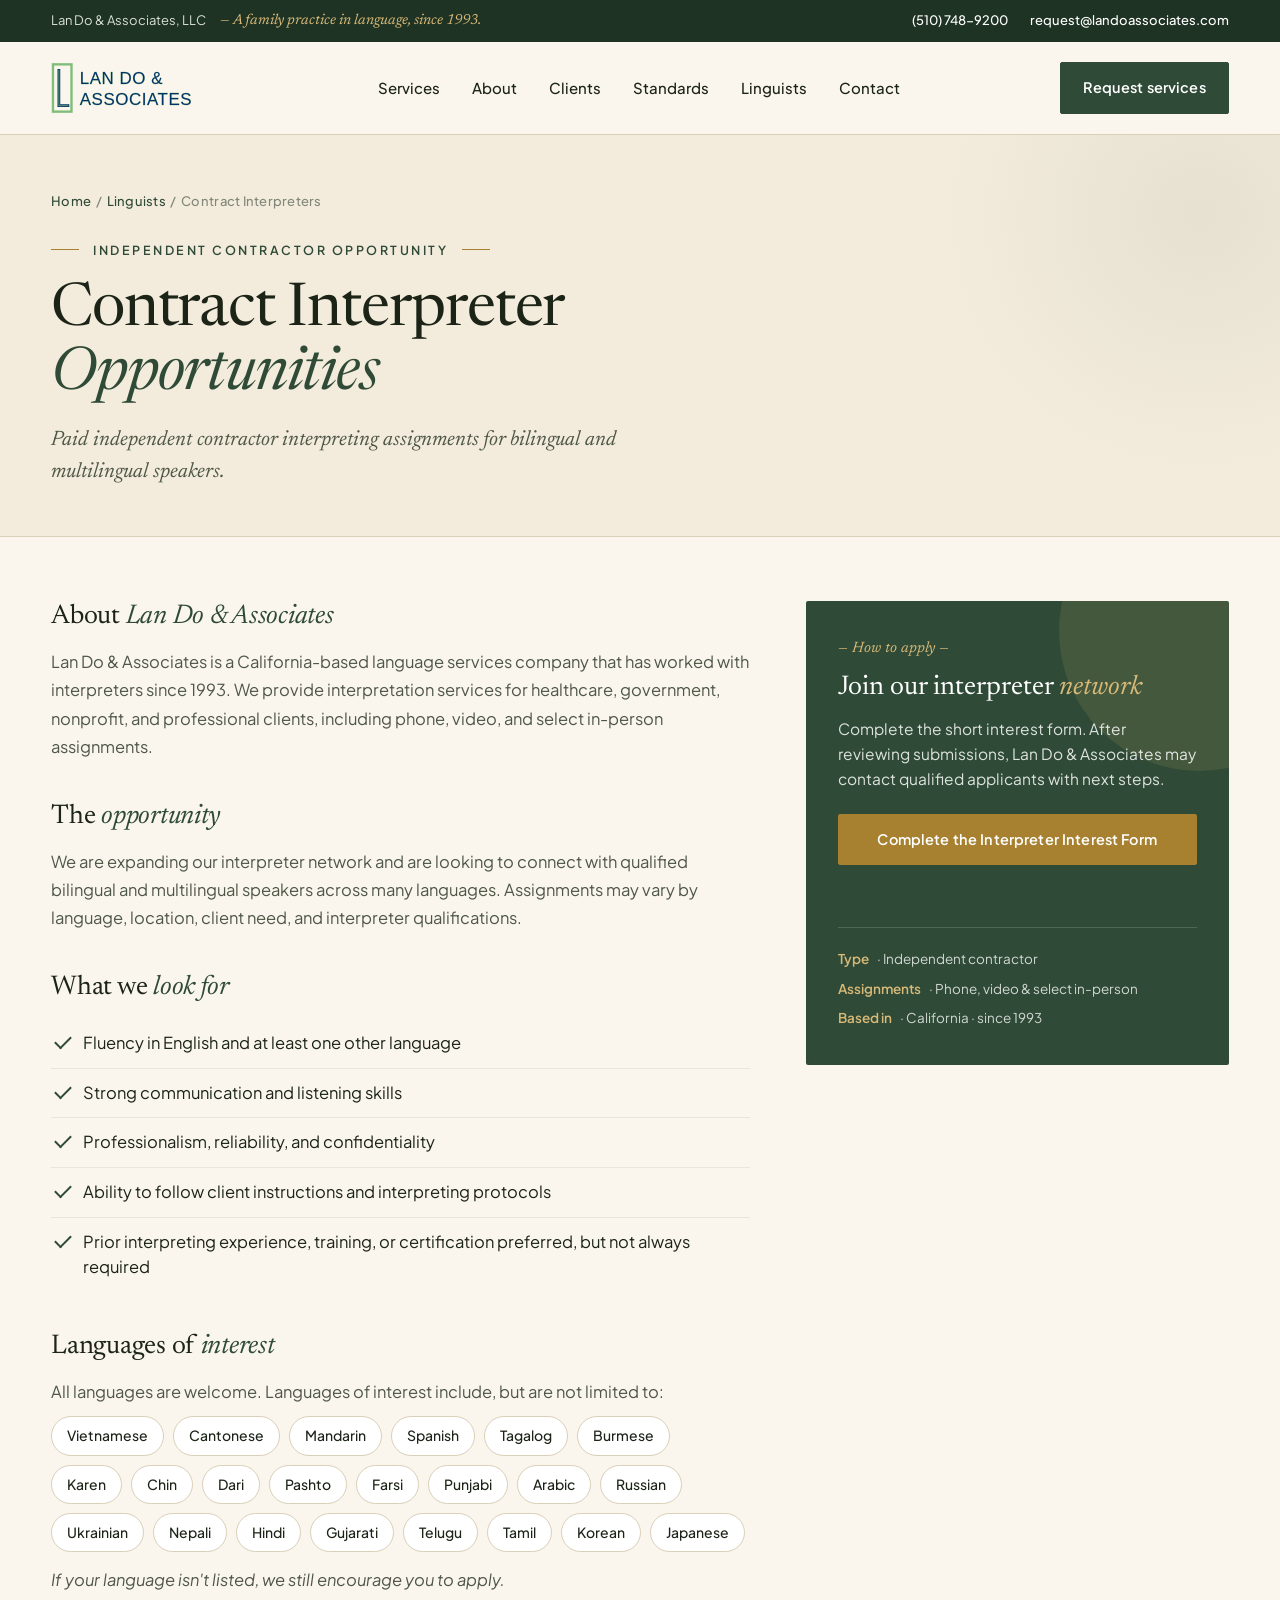
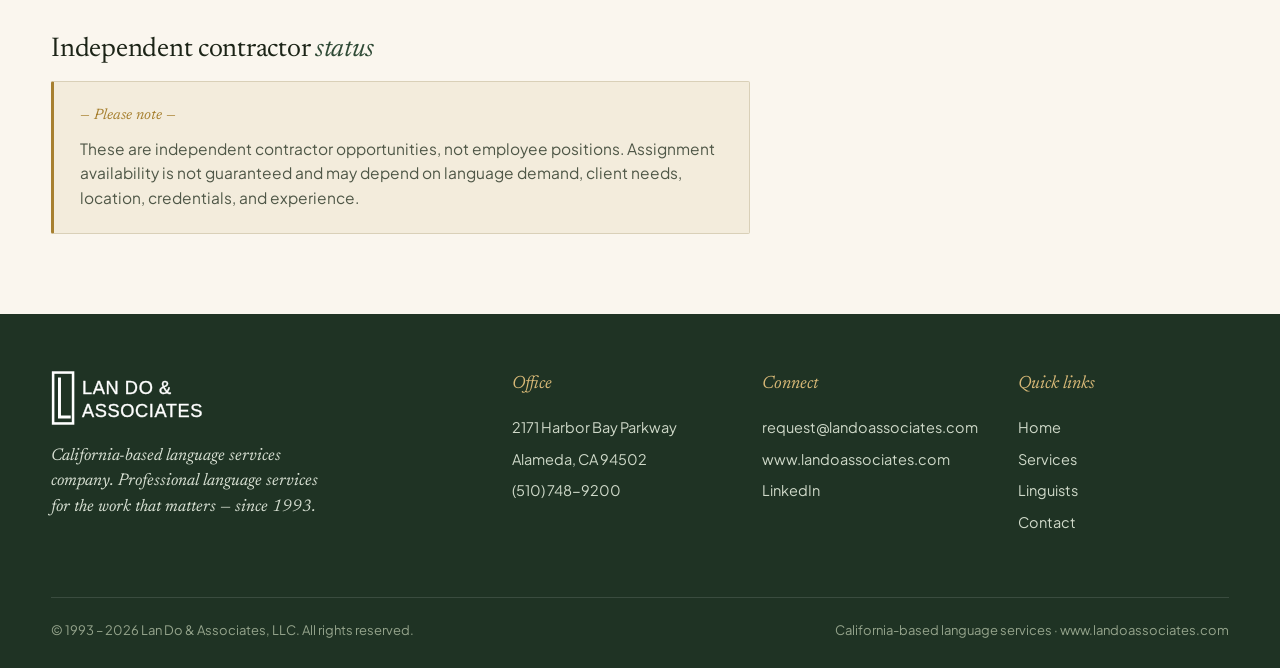
<file: careers/contract-interpreters/index.html>
<!DOCTYPE html>

<html lang="en">
<head>
<meta charset="UTF-8">
<meta name="viewport" content="width=device-width, initial-scale=1.0">
<title>Contract Interpreter Opportunities | Lan Do &amp; Associates</title>
<meta name="description" content="Lan Do &amp; Associates is expanding its network of independent contractor interpreters for paid phone, video, and select in-person interpreting assignments. Bilingual and multilingual speakers are welcome to apply.">
<link rel="canonical" href="https://www.landoassociates.com/careers/contract-interpreters/">

<!-- Open Graph / LinkedIn -->
<meta property="og:type" content="website">
<meta property="og:site_name" content="Lan Do &amp; Associates">
<meta property="og:title" content="Contract Interpreter Opportunities | Lan Do &amp; Associates">
<meta property="og:description" content="Paid independent contractor interpreting assignments for bilingual and multilingual speakers — phone, video, and select in-person.">
<meta property="og:url" content="https://www.landoassociates.com/careers/contract-interpreters/">

<link rel="icon" type="image/svg+xml" href='data:image/svg+xml;utf8,<svg xmlns="http://www.w3.org/2000/svg" viewBox="0 0 64 64"><rect x="4" y="4" width="56" height="56" fill="%23faf6ee" stroke="%237fbd78" stroke-width="4"/><path d="M20 14V50H48" fill="none" stroke="%23003366" stroke-width="7" stroke-linecap="square" stroke-linejoin="miter"/><path d="M20 14V50H48" fill="none" stroke="%237fbd78" stroke-width="2" stroke-linecap="square" stroke-linejoin="miter"/></svg>'>
<link rel="preconnect" href="https://fonts.googleapis.com">
<link rel="preconnect" href="https://fonts.gstatic.com" crossorigin>
<link href="https://fonts.googleapis.com/css2?family=Newsreader:ital,opsz,wght@0,6..72,300..600;1,6..72,300..600&family=Plus+Jakarta+Sans:wght@300;400;500;600;700&display=swap" rel="stylesheet">
<style>
  :root {
    --paper: #faf6ee;
    --paper-2: #f3ecdc;
    --paper-3: #ede4ce;
    --ink: #1c2417;
    --ink-soft: #4f5747;
    --ink-mute: #818879;
    --line: #d9d0b8;
    --line-soft: rgba(28,36,23,0.08);
    --forest: #2f4a36;
    --forest-deep: #1f3324;
    --gold: #a78030;
    --gold-soft: #d8b977;
    --burgundy: #762d3c;
  }
  * { box-sizing: border-box; margin:0; padding:0; }
  html { scroll-behavior: smooth; }
  body {
    background: var(--paper);
    color: var(--ink);
    font-family: 'Plus Jakarta Sans', system-ui, sans-serif;
    font-size: 16.5px;
    line-height: 1.65;
    -webkit-font-smoothing: antialiased;
    text-rendering: optimizeLegibility;
  }
  .container { width: min(1180px, 92vw); margin: 0 auto; }
  a { color: inherit; }
  ::selection { background: var(--forest); color: var(--paper); }

  /* TOPBAR */
  .topbar { background: var(--forest-deep); color: #d8e0d3; padding: 9px 0; font-size: 13px; }
  .topbar-inner { display:flex; justify-content: space-between; align-items: center; gap: 16px; }
  .topbar-inner .left { display:flex; align-items: center; gap: 14px; }
  .topbar-inner .badge { font-family: 'Newsreader', serif; font-style: italic; color: var(--gold-soft); font-size: 14.5px; }
  .topbar-inner .right { display:flex; gap: 22px; }
  .topbar-inner a { color: #fff; text-decoration: none; font-weight: 500; }
  .topbar-inner a:hover { color: var(--gold-soft); }

  /* NAV */
  nav.main { background: var(--paper); border-bottom: 1px solid var(--line); position: sticky; top: 0; z-index: 30; }
  .nav-inner { display:flex; justify-content: space-between; align-items: center; padding: 20px 0; gap: 28px; }
  .nav-brand svg { height: 52px; width: auto; display:block; }
  .nav-links { list-style: none; display:flex; gap: 32px; }
  .nav-links a { text-decoration: none; font-size: 15px; font-weight: 500; color: var(--ink); position: relative; padding: 4px 0; transition: color 200ms; }
  .nav-links a:hover { color: var(--forest); }
  .nav-links a::after { content:""; position: absolute; left: 0; right: 0; bottom: -3px; height: 1px; background: var(--forest); transform: scaleX(0); transform-origin: left; transition: transform 220ms ease; }
  .nav-links a:hover::after { transform: scaleX(1); }
  .nav-cta { display:flex; gap: 10px; }
  .nav-toggle { display: none; }
  .nav-burger { display: none; }
  .nav-links .cta-li { display: none; }

  .btn { display:inline-flex; align-items: center; gap: 10px; text-decoration: none; font-family: 'Plus Jakarta Sans', sans-serif; font-weight: 600; font-size: 14.5px; padding: 13px 22px; border-radius: 2px; border: 1px solid transparent; transition: all 200ms ease; cursor: pointer; letter-spacing: 0.01em; }
  .btn.primary { background: var(--forest); color: #fff; border-color: var(--forest); }
  .btn.primary:hover { background: var(--forest-deep); border-color: var(--forest-deep); }
  .btn.outline { background: transparent; color: var(--ink); border-color: var(--line); }
  .btn.outline:hover { background: var(--ink); color: var(--paper); border-color: var(--ink); }
  .btn.gold { background: var(--gold); color: #fff; border-color: var(--gold); }
  .btn.gold:hover { background: #876721; border-color: #876721; }
  .btn.block { width: 100%; justify-content: center; }

  /* COMPACT HERO */
  .page-hero {
    padding: 56px 0 48px;
    border-bottom: 1px solid var(--line);
    position: relative;
    overflow: hidden;
    background: var(--paper-2);
  }
  .page-hero::before {
    content:""; position: absolute;
    width: 520px; height: 520px; border-radius: 50%;
    background: radial-gradient(circle, rgba(47,74,54,0.07), transparent 70%);
    right: -180px; top: -180px;
  }
  .page-hero .inner { position: relative; z-index: 2; max-width: 760px; }
  .crumb {
    font-size: 13px; font-weight: 500; color: var(--ink-mute);
    margin-bottom: 18px; letter-spacing: 0.02em;
  }
  .crumb a { color: var(--forest); text-decoration: none; }
  .crumb a:hover { text-decoration: underline; }
  .eyebrow {
    display:inline-flex; align-items: center; gap: 14px;
    font-size: 12.5px; font-weight: 600; letter-spacing: 0.2em;
    text-transform: uppercase; color: var(--forest); margin-bottom: 20px;
  }
  .eyebrow::before, .eyebrow::after { content: ""; width: 28px; height: 1px; background: var(--gold); }
  .page-hero h1 {
    font-family: 'Newsreader', Georgia, serif; font-weight: 400;
    font-size: clamp(36px, 5vw, 60px); line-height: 1.06;
    letter-spacing: -0.02em; margin-bottom: 18px; color: var(--ink);
  }
  .page-hero h1 em { font-style: italic; color: var(--forest); }
  .page-hero .lede {
    font-family: 'Newsreader', serif; font-size: 21px; line-height: 1.5;
    color: var(--ink-soft); font-style: italic; max-width: 620px;
  }

  /* MAIN LAYOUT */
  .layout {
    display: grid; grid-template-columns: 1.65fr 1fr;
    gap: 56px; align-items: start;
    padding: 64px 0 80px;
  }

  .block { margin-bottom: 40px; }
  .block:last-child { margin-bottom: 0; }
  .block h2 {
    font-family: 'Newsreader', serif; font-weight: 400;
    font-size: 27px; line-height: 1.15; letter-spacing: -0.01em;
    margin-bottom: 16px; color: var(--ink);
  }
  .block h2 em { font-style: italic; color: var(--forest); }
  .block p { color: var(--ink-soft); font-size: 16.5px; line-height: 1.7; margin-bottom: 14px; }
  .block p:last-child { margin-bottom: 0; }

  /* REQUIREMENTS */
  .req-list { list-style: none; margin-top: 6px; }
  .req-list li {
    position: relative; padding: 12px 0 12px 32px;
    border-bottom: 1px solid var(--line-soft);
    font-size: 16.5px; color: var(--ink); line-height: 1.5;
  }
  .req-list li:last-child { border-bottom: 0; }
  .req-list li::before {
    content: ""; position: absolute; left: 4px; top: 17px;
    width: 14px; height: 7px;
    border-left: 2px solid var(--forest); border-bottom: 2px solid var(--forest);
    transform: rotate(-45deg);
  }

  /* LANGUAGES */
  .lang-grid { display:flex; flex-wrap: wrap; gap: 9px; margin-top: 4px; }
  .lang-chip {
    font-size: 14px; font-weight: 500; color: var(--ink);
    padding: 7px 15px; border: 1px solid var(--line);
    border-radius: 999px; background: #fff;
  }
  .lang-foot { margin-top: 14px; font-style: italic; color: var(--ink-mute); font-size: 14.5px; }

  /* CONTRACTOR NOTE */
  .note-box {
    background: var(--paper-2); border: 1px solid var(--line);
    border-left: 3px solid var(--gold); border-radius: 2px;
    padding: 22px 26px; margin-top: 6px;
  }
  .note-box .label { font-family: 'Newsreader', serif; font-style: italic; color: var(--gold); font-size: 15px; margin-bottom: 8px; }
  .note-box p { font-size: 15.5px; color: var(--ink-soft); line-height: 1.6; margin: 0; }

  /* APPLY SIDEBAR */
  .apply-card {
    position: sticky; top: 96px;
    background: var(--forest); color: #fff;
    border-radius: 2px; padding: 36px 32px;
    overflow: hidden;
  }
  .apply-card::after {
    content:""; position: absolute;
    width: 280px; height: 280px; border-radius: 50%;
    background: rgba(216,185,119,0.12); right: -110px; top: -110px;
  }
  .apply-card .roman { font-family: 'Newsreader', serif; font-style: italic; color: var(--gold-soft); font-size: 15px; margin-bottom: 10px; position: relative; z-index: 2; }
  .apply-card h3 {
    font-family: 'Newsreader', serif; font-weight: 400; font-size: 27px;
    line-height: 1.15; margin-bottom: 14px; position: relative; z-index: 2;
  }
  .apply-card h3 em { font-style: italic; color: var(--gold-soft); }
  .apply-card p { color: rgba(255,255,255,0.84); font-size: 15.5px; line-height: 1.6; margin-bottom: 22px; position: relative; z-index: 2; }
  .apply-card .btn { position: relative; z-index: 2; }
  .apply-card .meta {
    margin-top: 22px; padding-top: 20px;
    border-top: 1px solid rgba(255,255,255,0.16);
    position: relative; z-index: 2;
  }
  .apply-card .meta div { font-size: 13.5px; color: rgba(255,255,255,0.78); margin-bottom: 7px; display:flex; gap: 8px; }
  .apply-card .meta div:last-child { margin-bottom: 0; }
  .apply-card .meta b { color: var(--gold-soft); font-weight: 600; }

  /* FOOTER */
  footer { background: var(--forest-deep); color: #cfd9c9; padding: 56px 0 26px; }
  footer .container { display:grid; grid-template-columns: 2fr 1fr 1fr 1fr; gap: 40px; text-align: left; }
  footer .brand svg { height: 56px; width: auto; filter: brightness(0) invert(1); margin-bottom: 18px; display: block; }
  footer .brand p { color: #d8e0d3; font-family: 'Newsreader', serif; font-style: italic; font-size: 17px; line-height: 1.5; max-width: 280px; }
  footer h4 { font-family: 'Newsreader', serif; font-style: italic; font-weight: 400; color: var(--gold-soft); font-size: 18px; margin-bottom: 16px; }
  footer ul { list-style: none; }
  footer li { margin-bottom: 8px; font-size: 14.5px; }
  footer a { color: #cfd9c9; text-decoration: none; }
  footer a:hover { color: var(--gold-soft); }
  footer .copy { grid-column: 1 / -1; border-top: 1px solid rgba(255,255,255,0.12); padding-top: 22px; margin-top: 14px; font-size: 13px; color: #95a48c; display:flex; justify-content: space-between; flex-wrap: wrap; gap: 12px; }

  @media (max-width: 960px) {
    .nav-inner { position: relative; }
    .nav-brand svg { height: 44px; }
    .nav-cta { display: none; }
    .nav-burger { display: inline-flex; flex-direction: column; justify-content: center; gap: 6px; width: 30px; height: 30px; cursor: pointer; padding: 0; }
    .nav-burger span { display: block; height: 2px; background: var(--ink); width: 100%; transition: transform 220ms ease, opacity 220ms ease; transform-origin: center; }
    .nav-toggle:checked ~ .nav-burger span:nth-child(1) { transform: translateY(8px) rotate(45deg); }
    .nav-toggle:checked ~ .nav-burger span:nth-child(2) { opacity: 0; }
    .nav-toggle:checked ~ .nav-burger span:nth-child(3) { transform: translateY(-8px) rotate(-45deg); }
    .nav-links { display: none; position: absolute; top: 100%; left: 0; right: 0; background: var(--paper); flex-direction: column; gap: 0; border-top: 1px solid var(--line); border-bottom: 1px solid var(--line); padding: 4px 0; box-shadow: 0 18px 30px -20px rgba(28,36,23,0.18); }
    .nav-toggle:checked ~ .nav-links { display: flex; }
    .nav-links li { padding: 0 5vw; }
    .nav-links a { display: block; padding: 14px 0; border-bottom: 1px solid var(--line-soft); font-size: 16px; }
    .nav-links li:last-child a { border-bottom: 0; }
    .nav-links a::after { display: none; }
    .nav-links .cta-li { display: block; padding: 12px 5vw 6px; }
    .nav-links .cta-li a { background: var(--forest); color: #fff; text-align: center; padding: 13px 18px; border-radius: 2px; border-bottom: 0; display: block; font-weight: 600; }
    .topbar-inner { font-size: 12.5px; }
    .topbar-inner .left .badge { display: none; }

    .layout { grid-template-columns: 1fr; gap: 40px; padding: 48px 0 64px; }
    .apply-card { position: static; }
    footer .container { grid-template-columns: 1fr 1fr; }
  }

  @media (max-width: 600px) {
    .page-hero { padding: 40px 0 36px; }
    .page-hero h1 { font-size: clamp(28px, 8vw, 38px); }
    .page-hero .lede { font-size: 18px; }
    .topbar-inner .left { display: none; }
    .topbar-inner { justify-content: flex-end; }
    .topbar-inner .right { gap: 18px; font-size: 12px; }
    .topbar-inner .right a:last-child { display: none; }
    .layout { padding: 40px 0 52px; }
    .apply-card { padding: 28px 24px; }
    footer .container { grid-template-columns: 1fr; gap: 28px; }
    footer .copy { flex-direction: column; gap: 6px; font-size: 12.5px; text-align: center; }
  }
</style>

<script type="application/ld+json">
{
  "@context": "https://schema.org/",
  "@type": "JobPosting",
  "title": "Contract Interpreter",
  "description": "<p>Lan Do &amp; Associates is expanding its network of independent contractor interpreters for paid phone, video, and select in-person interpreting assignments. Bilingual and multilingual speakers are welcome to apply.</p><p>Lan Do &amp; Associates is a California-based language services company that has worked with interpreters since 1993, providing interpretation services for healthcare, government, nonprofit, and professional clients. Assignments may vary by language, location, client need, and interpreter qualifications.</p><p><strong>Requirements:</strong></p><ul><li>Fluency in English and at least one other language</li><li>Strong communication and listening skills</li><li>Professionalism, reliability, and confidentiality</li><li>Ability to follow client instructions and interpreting protocols</li><li>Prior interpreting experience, training, or certification preferred, but not always required</li></ul><p>These are independent contractor opportunities, not employee positions. Assignment availability is not guaranteed and may depend on language demand, client needs, location, credentials, and experience. Interested interpreters can complete the short interest form, and Lan Do &amp; Associates may contact qualified applicants with next steps.</p>",
  "datePosted": "2026-06-18",
  "validThrough": "2026-12-31T23:59",
  "employmentType": "CONTRACTOR",
  "directApply": true,
  "hiringOrganization": {
    "@type": "Organization",
    "name": "Lan Do & Associates",
    "sameAs": [
      "https://www.landoassociates.com/",
      "https://www.linkedin.com/company/lan-do-associates-llc/"
    ],
    "url": "https://www.landoassociates.com/"
  },
  "jobLocationType": "TELECOMMUTE",
  "applicantLocationRequirements": {
    "@type": "Country",
    "name": "United States"
  },
  "identifier": {
    "@type": "PropertyValue",
    "name": "Lan Do & Associates",
    "value": "lda-contract-interpreter"
  }
}
</script>
</head>
<body>
  <svg xmlns="http://www.w3.org/2000/svg" style="display:none" aria-hidden="true">
    <symbol id="lda-logo" viewBox="0 0 420 132">
      <rect x="5" y="6" width="47" height="120" fill="none" stroke="#7fbd78" stroke-width="6"/>
      <path d="M20 21V111H43" fill="none" stroke="#003366" stroke-width="7" stroke-linecap="square" stroke-linejoin="miter"/>
      <path d="M20 21V111H43" fill="none" stroke="#7fbd78" stroke-width="2" stroke-linecap="square" stroke-linejoin="miter"/>
      <text x="73" y="57" font-family="Optima, 'Trebuchet MS', 'Segoe UI', Arial, sans-serif" font-size="43" font-weight="500" letter-spacing="1.4" fill="#003366" stroke="#7fbd78" stroke-width="0.9" paint-order="stroke fill">LAN DO &amp;</text>
      <text x="73" y="110" font-family="Optima, 'Trebuchet MS', 'Segoe UI', Arial, sans-serif" font-size="43" font-weight="500" letter-spacing="1.4" fill="#003366" stroke="#7fbd78" stroke-width="0.9" paint-order="stroke fill">ASSOCIATES</text>
    </symbol>
  </svg>
  <div class="topbar">
    <div class="container topbar-inner">
      <div class="left">
        <span>Lan Do &amp; Associates, LLC</span>
        <span class="badge">— A family practice in language, since 1993.</span>
      </div>
      <div class="right">
        <a href="tel:5107489200">(510) 748-9200</a>
        <a href="mailto:request@landoassociates.com">request@landoassociates.com</a>
      </div>
    </div>
  </div>
  <nav class="main">
    <div class="container nav-inner">
      <a href="/" class="nav-brand" aria-label="Lan Do &amp; Associates"><svg role="img" viewBox="0 0 420 132" aria-label="Lan Do &amp; Associates"><use href="#lda-logo"/></svg></a>
      <input type="checkbox" id="nav-toggle" class="nav-toggle" aria-hidden="true">
      <label for="nav-toggle" class="nav-burger" aria-label="Toggle navigation menu" role="button" tabindex="0">
        <span></span><span></span><span></span>
      </label>
      <ul class="nav-links">
        <li><a href="/#services">Services</a></li>
        <li><a href="/#about">About</a></li>
        <li><a href="/#clients">Clients</a></li>
        <li><a href="/#standards">Standards</a></li>
        <li><a href="/#interpreters">Linguists</a></li>
        <li><a href="/#contact">Contact</a></li>
        <li class="cta-li"><a href="https://docs.google.com/forms/d/e/1FAIpQLSfk2ld4udmyAiZyAooYPItrn4d4j7B79KW3KsI2pXM8wg9hqA/viewform?usp=header" target="_blank" rel="noopener noreferrer">Interest form</a></li>
      </ul>
      <div class="nav-cta">
        <a href="/#contact" class="btn primary">Request services</a>
      </div>
    </div>
  </nav>

  <section class="page-hero">
    <div class="container">
      <div class="inner">
        <div class="crumb"><a href="/">Home</a> &nbsp;/&nbsp; <a href="/#interpreters">Linguists</a> &nbsp;/&nbsp; Contract Interpreters</div>
        <div class="eyebrow">Independent contractor opportunity</div>
        <h1>Contract Interpreter <em>Opportunities</em></h1>
        <p class="lede">Paid independent contractor interpreting assignments for bilingual and multilingual speakers.</p>
      </div>
    </div>
  </section>

  <div class="container">
    <div class="layout">
      <main>
        <div class="block">
          <h2>About <em>Lan Do &amp; Associates</em></h2>
          <p>Lan Do &amp; Associates is a California-based language services company that has worked with interpreters since 1993. We provide interpretation services for healthcare, government, nonprofit, and professional clients, including phone, video, and select in-person assignments.</p>
        </div>

        <div class="block">
          <h2>The <em>opportunity</em></h2>
          <p>We are expanding our interpreter network and are looking to connect with qualified bilingual and multilingual speakers across many languages. Assignments may vary by language, location, client need, and interpreter qualifications.</p>
        </div>

        <div class="block">
          <h2>What we <em>look for</em></h2>
          <ul class="req-list">
            <li>Fluency in English and at least one other language</li>
            <li>Strong communication and listening skills</li>
            <li>Professionalism, reliability, and confidentiality</li>
            <li>Ability to follow client instructions and interpreting protocols</li>
            <li>Prior interpreting experience, training, or certification preferred, but not always required</li>
          </ul>
        </div>

        <div class="block">
          <h2>Languages of <em>interest</em></h2>
          <p style="margin-bottom:10px;">All languages are welcome. Languages of interest include, but are not limited to:</p>
          <div class="lang-grid">
            <span class="lang-chip">Vietnamese</span>
            <span class="lang-chip">Cantonese</span>
            <span class="lang-chip">Mandarin</span>
            <span class="lang-chip">Spanish</span>
            <span class="lang-chip">Tagalog</span>
            <span class="lang-chip">Burmese</span>
            <span class="lang-chip">Karen</span>
            <span class="lang-chip">Chin</span>
            <span class="lang-chip">Dari</span>
            <span class="lang-chip">Pashto</span>
            <span class="lang-chip">Farsi</span>
            <span class="lang-chip">Punjabi</span>
            <span class="lang-chip">Arabic</span>
            <span class="lang-chip">Russian</span>
            <span class="lang-chip">Ukrainian</span>
            <span class="lang-chip">Nepali</span>
            <span class="lang-chip">Hindi</span>
            <span class="lang-chip">Gujarati</span>
            <span class="lang-chip">Telugu</span>
            <span class="lang-chip">Tamil</span>
            <span class="lang-chip">Korean</span>
            <span class="lang-chip">Japanese</span>
          </div>
          <p class="lang-foot">If your language isn't listed, we still encourage you to apply.</p>
        </div>

        <div class="block">
          <h2>Independent contractor <em>status</em></h2>
          <div class="note-box">
            <div class="label">— Please note —</div>
            <p>These are independent contractor opportunities, not employee positions. Assignment availability is not guaranteed and may depend on language demand, client needs, location, credentials, and experience.</p>
          </div>
        </div>
      </main>

      <aside>
        <div class="apply-card">
          <div class="roman">— How to apply —</div>
          <h3>Join our interpreter <em>network</em></h3>
          <p>Complete the short interest form. After reviewing submissions, Lan Do &amp; Associates may contact qualified applicants with next steps.</p>
          <a href="https://docs.google.com/forms/d/e/1FAIpQLSfk2ld4udmyAiZyAooYPItrn4d4j7B79KW3KsI2pXM8wg9hqA/viewform?usp=header" target="_blank" rel="noopener noreferrer" class="btn gold block">Complete the Interpreter Interest Form</a>
          <div class="meta">
            <div><b>Type</b> · Independent contractor</div>
            <div><b>Assignments</b> · Phone, video &amp; select in-person</div>
            <div><b>Based in</b> · California · since 1993</div>
          </div>
        </div>
      </aside>
    </div>
  </div>

  <footer>
    <div class="container">
      <div class="brand">
        <svg role="img" viewBox="0 0 420 132" aria-label="Lan Do &amp; Associates"><use href="#lda-logo"/></svg>
        <p>California-based language services company. Professional language services for the work that matters — since 1993.</p>
      </div>
      <div>
        <h4>Office</h4>
        <ul>
          <li>2171 Harbor Bay Parkway</li>
          <li>Alameda, CA 94502</li>
          <li><a href="tel:5107489200">(510) 748-9200</a></li>
        </ul>
      </div>
      <div>
        <h4>Connect</h4>
        <ul>
          <li><a href="mailto:request@landoassociates.com">request@landoassociates.com</a></li>
          <li><a href="https://www.landoassociates.com/">www.landoassociates.com</a></li>
          <li><a href="https://www.linkedin.com/company/lan-do-associates-llc/" target="_blank" rel="noopener noreferrer">LinkedIn</a></li>
        </ul>
      </div>
      <div>
        <h4>Quick links</h4>
        <ul>
          <li><a href="/">Home</a></li>
          <li><a href="/#services">Services</a></li>
          <li><a href="/#interpreters">Linguists</a></li>
          <li><a href="/#contact">Contact</a></li>
        </ul>
      </div>
      <div class="copy">
        <span>© 1993 – 2026 Lan Do &amp; Associates, LLC. All rights reserved.</span>
        <span>California-based language services · www.landoassociates.com</span>
      </div>
    </div>
  </footer>
  <script>
    document.querySelectorAll('.nav-links a').forEach(function(a){
      a.addEventListener('click', function(){
        var t = document.getElementById('nav-toggle');
        if (t) t.checked = false;
      });
    });
  </script>
</body>
</html>
</file>
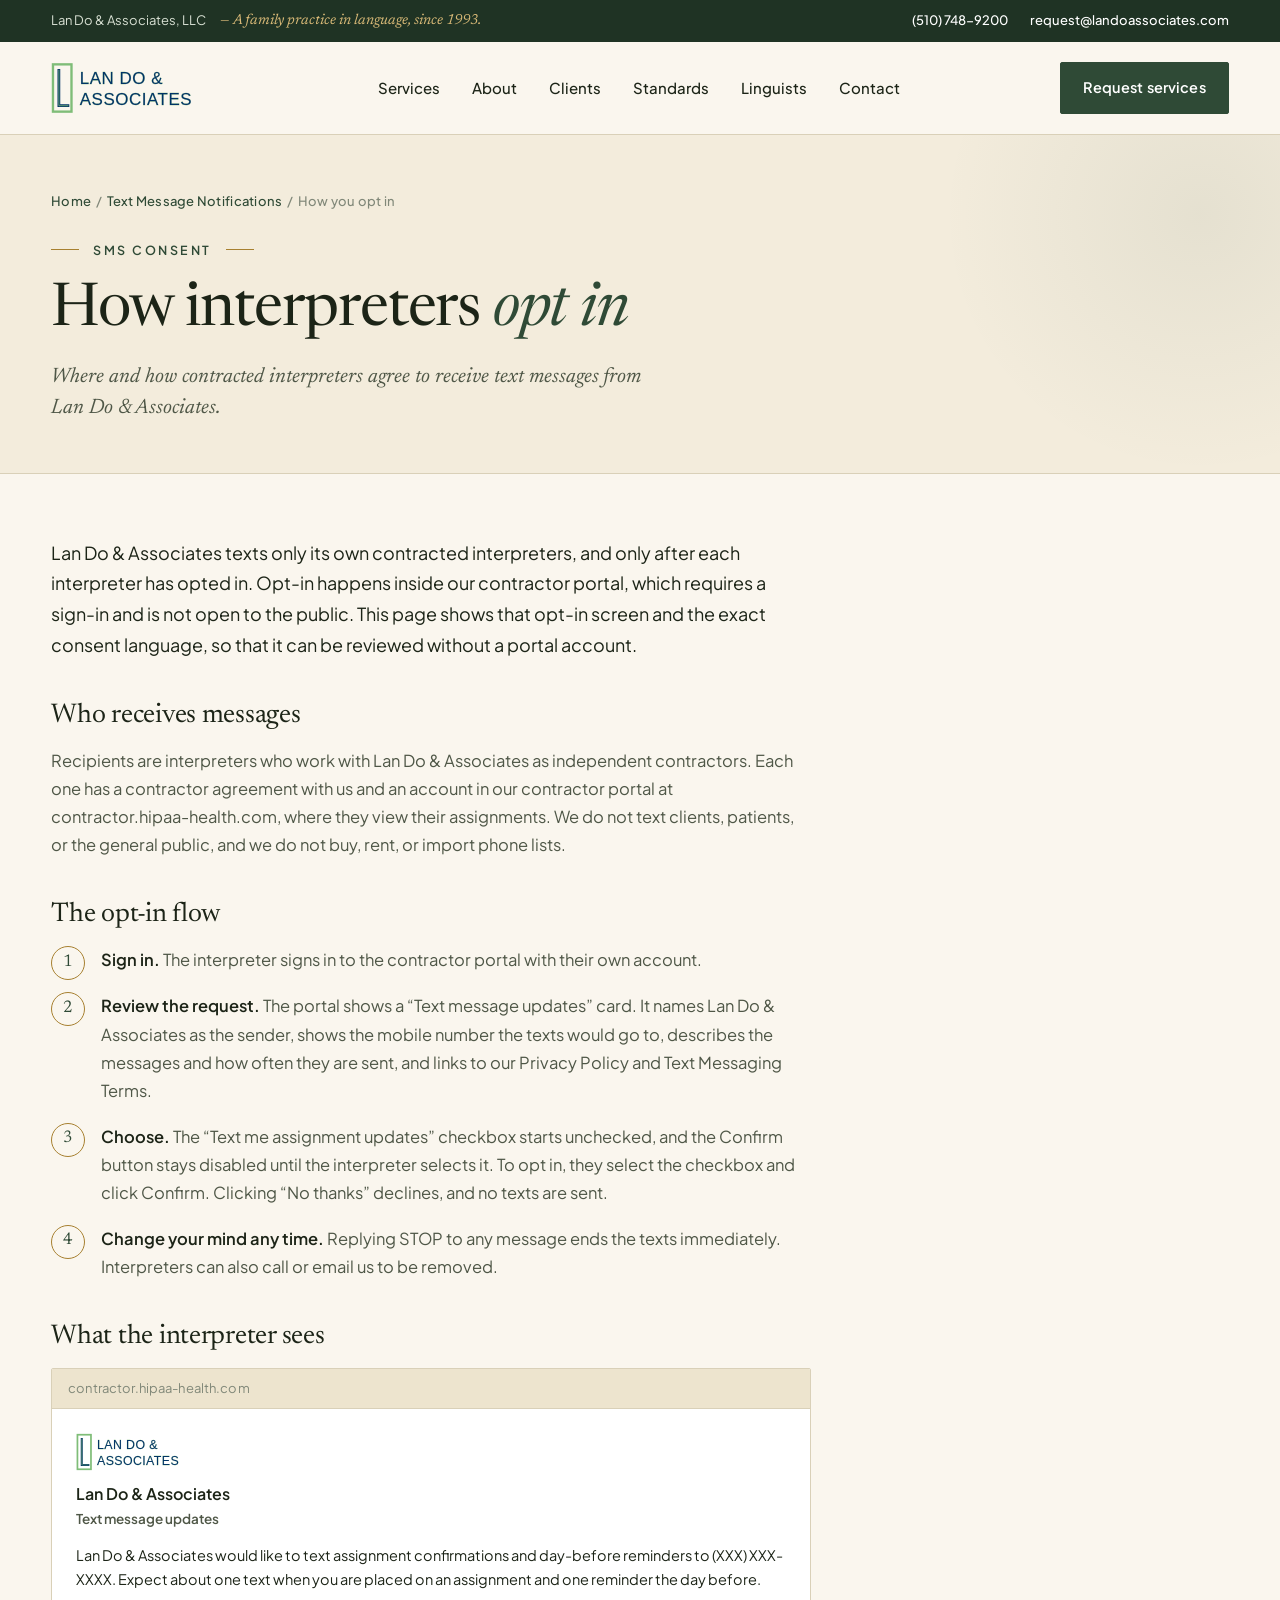
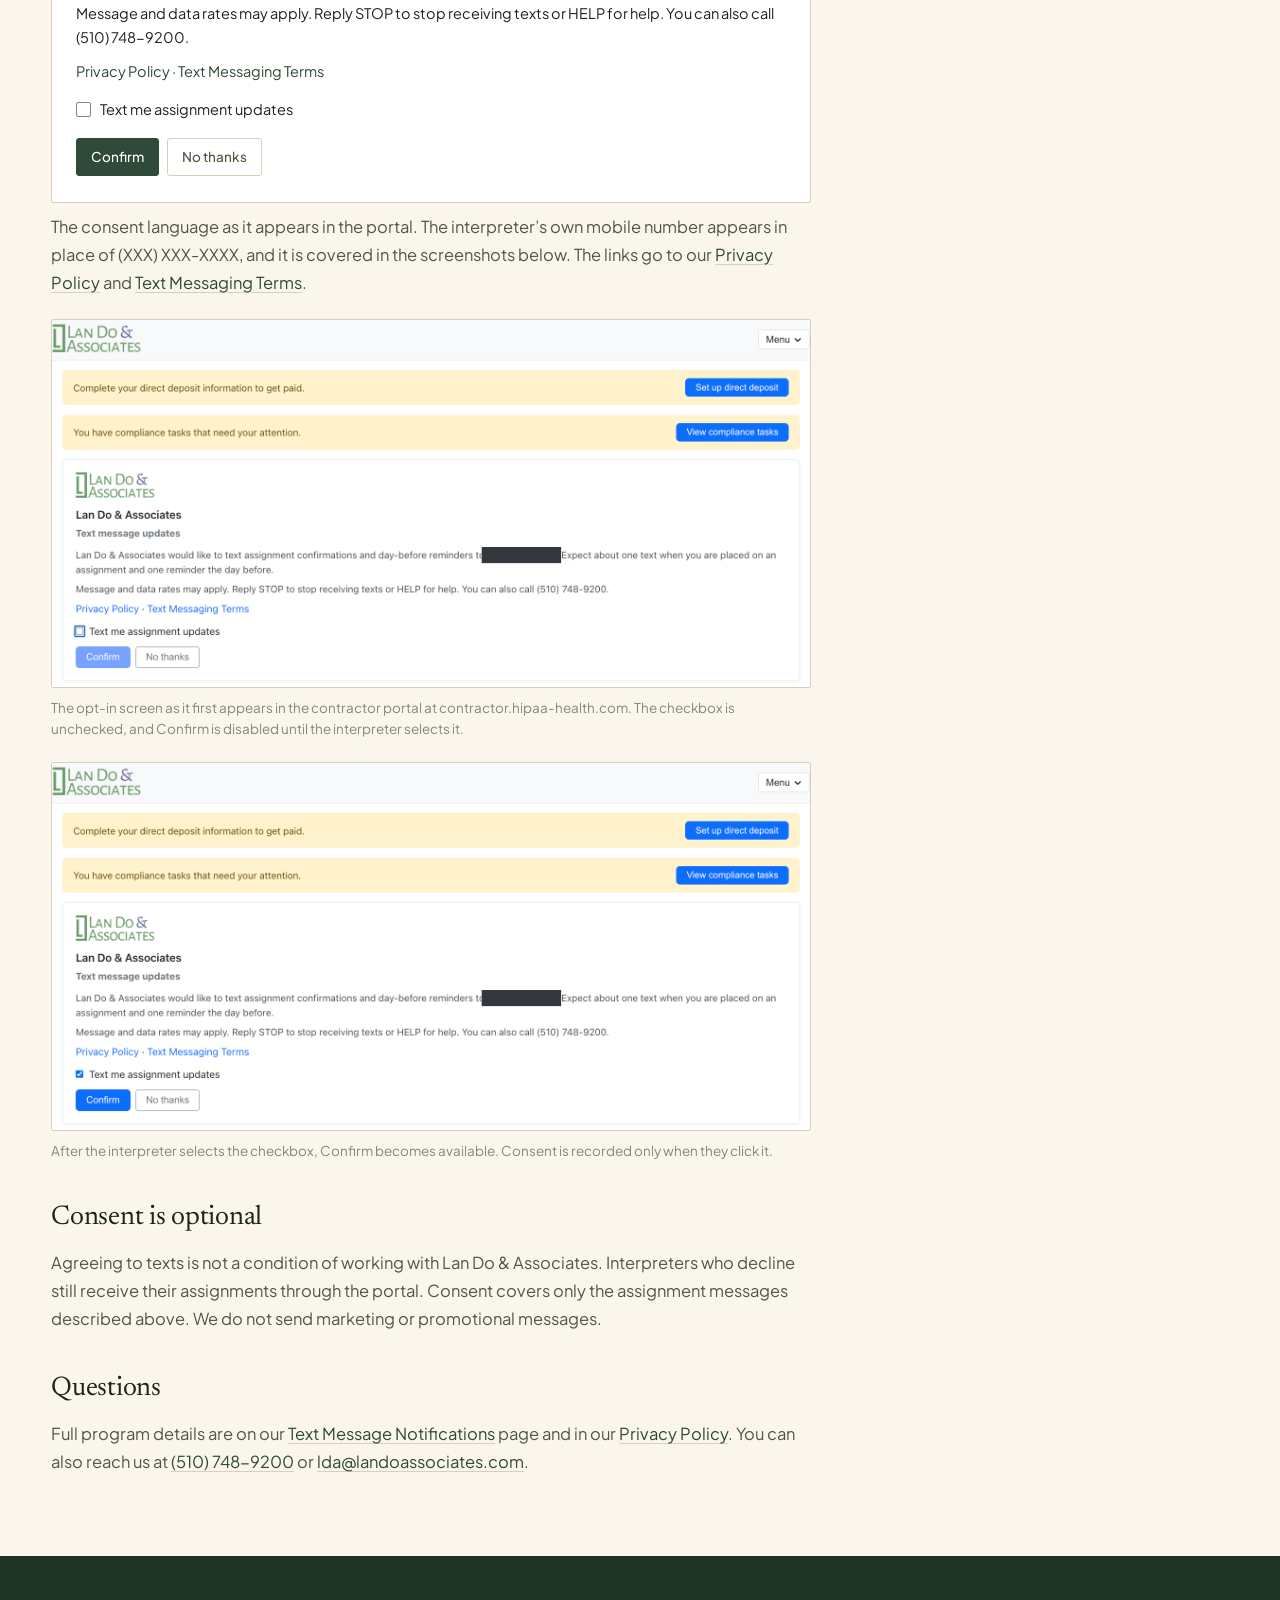
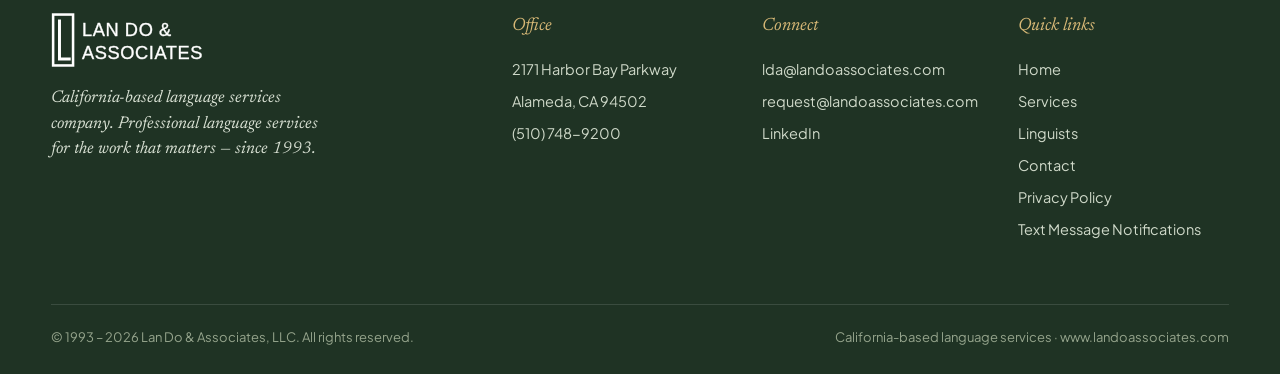
<file: sms/opt-in/index.html>
<!DOCTYPE html>

<html lang="en">
<head>
<meta charset="UTF-8">
<meta name="viewport" content="width=device-width, initial-scale=1.0">
<title>How Interpreters Opt In to Text Messages | Lan Do &amp; Associates</title>
<meta name="description" content="How contracted interpreters consent to SMS text messages from Lan Do &amp; Associates inside our contractor portal, including the exact consent language shown at opt-in.">
<link rel="canonical" href="https://www.landoassociates.com/sms/opt-in/">
<meta name="robots" content="index, follow">

<meta property="og:type" content="website">
<meta property="og:site_name" content="Lan Do &amp; Associates">
<meta property="og:title" content="How Interpreters Opt In to Text Messages | Lan Do &amp; Associates">
<meta property="og:description" content="How contracted interpreters consent to SMS text messages from Lan Do &amp; Associates inside our contractor portal.">
<meta property="og:url" content="https://www.landoassociates.com/sms/opt-in/">

<link rel="icon" type="image/svg+xml" href='data:image/svg+xml;utf8,<svg xmlns="http://www.w3.org/2000/svg" viewBox="0 0 64 64"><rect x="4" y="4" width="56" height="56" fill="%23faf6ee" stroke="%237fbd78" stroke-width="4"/><path d="M20 14V50H48" fill="none" stroke="%23003366" stroke-width="7" stroke-linecap="square" stroke-linejoin="miter"/><path d="M20 14V50H48" fill="none" stroke="%237fbd78" stroke-width="2" stroke-linecap="square" stroke-linejoin="miter"/></svg>'>
<link rel="preconnect" href="https://fonts.googleapis.com">
<link rel="preconnect" href="https://fonts.gstatic.com" crossorigin>
<link href="https://fonts.googleapis.com/css2?family=Newsreader:ital,opsz,wght@0,6..72,300..600;1,6..72,300..600&family=Plus+Jakarta+Sans:wght@300;400;500;600;700&display=swap" rel="stylesheet">
<style>
  :root {
    --paper: #faf6ee;
    --paper-2: #f3ecdc;
    --paper-3: #ede4ce;
    --ink: #1c2417;
    --ink-soft: #4f5747;
    --ink-mute: #818879;
    --line: #d9d0b8;
    --line-soft: rgba(28,36,23,0.08);
    --forest: #2f4a36;
    --forest-deep: #1f3324;
    --gold: #a78030;
    --gold-soft: #d8b977;
    --burgundy: #762d3c;
  }
  * { box-sizing: border-box; margin:0; padding:0; }
  html { scroll-behavior: smooth; }
  body {
    background: var(--paper);
    color: var(--ink);
    font-family: 'Plus Jakarta Sans', system-ui, sans-serif;
    font-size: 16.5px;
    line-height: 1.65;
    -webkit-font-smoothing: antialiased;
    text-rendering: optimizeLegibility;
  }
  .container { width: min(1180px, 92vw); margin: 0 auto; }
  a { color: inherit; }
  ::selection { background: var(--forest); color: var(--paper); }

  /* TOPBAR */
  .topbar { background: var(--forest-deep); color: #d8e0d3; padding: 9px 0; font-size: 13px; }
  .topbar-inner { display:flex; justify-content: space-between; align-items: center; gap: 16px; }
  .topbar-inner .left { display:flex; align-items: center; gap: 14px; }
  .topbar-inner .badge { font-family: 'Newsreader', serif; font-style: italic; color: var(--gold-soft); font-size: 14.5px; }
  .topbar-inner .right { display:flex; gap: 22px; }
  .topbar-inner a { color: #fff; text-decoration: none; font-weight: 500; }
  .topbar-inner a:hover { color: var(--gold-soft); }

  /* NAV */
  nav.main { background: var(--paper); border-bottom: 1px solid var(--line); position: sticky; top: 0; z-index: 30; }
  .nav-inner { display:flex; justify-content: space-between; align-items: center; padding: 20px 0; gap: 28px; }
  .nav-brand svg { height: 52px; width: auto; display:block; }
  .nav-links { list-style: none; display:flex; gap: 32px; }
  .nav-links a { text-decoration: none; font-size: 15px; font-weight: 500; color: var(--ink); position: relative; padding: 4px 0; transition: color 200ms; }
  .nav-links a:hover { color: var(--forest); }
  .nav-links a::after { content:""; position: absolute; left: 0; right: 0; bottom: -3px; height: 1px; background: var(--forest); transform: scaleX(0); transform-origin: left; transition: transform 220ms ease; }
  .nav-links a:hover::after { transform: scaleX(1); }
  .nav-cta { display:flex; gap: 10px; }
  .nav-toggle { display: none; }
  .nav-burger { display: none; }
  .nav-links .cta-li { display: none; }

  .btn { display:inline-flex; align-items: center; gap: 10px; text-decoration: none; font-family: 'Plus Jakarta Sans', sans-serif; font-weight: 600; font-size: 14.5px; padding: 13px 22px; border-radius: 2px; border: 1px solid transparent; transition: all 200ms ease; cursor: pointer; letter-spacing: 0.01em; }
  .btn.primary { background: var(--forest); color: #fff; border-color: var(--forest); }
  .btn.primary:hover { background: var(--forest-deep); border-color: var(--forest-deep); }

  /* COMPACT HERO */
  .page-hero {
    padding: 56px 0 48px;
    border-bottom: 1px solid var(--line);
    position: relative;
    overflow: hidden;
    background: var(--paper-2);
  }
  .page-hero::before {
    content:""; position: absolute;
    width: 520px; height: 520px; border-radius: 50%;
    background: radial-gradient(circle, rgba(47,74,54,0.07), transparent 70%);
    right: -180px; top: -180px;
  }
  .page-hero .inner { position: relative; z-index: 2; max-width: 760px; }
  .crumb {
    font-size: 13px; font-weight: 500; color: var(--ink-mute);
    margin-bottom: 18px; letter-spacing: 0.02em;
  }
  .crumb a { color: var(--forest); text-decoration: none; }
  .crumb a:hover { text-decoration: underline; }
  .eyebrow {
    display:inline-flex; align-items: center; gap: 14px;
    font-size: 12.5px; font-weight: 600; letter-spacing: 0.2em;
    text-transform: uppercase; color: var(--forest); margin-bottom: 20px;
  }
  .eyebrow::before, .eyebrow::after { content: ""; width: 28px; height: 1px; background: var(--gold); }
  .page-hero h1 {
    font-family: 'Newsreader', Georgia, serif; font-weight: 400;
    font-size: clamp(36px, 5vw, 60px); line-height: 1.06;
    letter-spacing: -0.02em; margin-bottom: 18px; color: var(--ink);
  }
  .page-hero h1 em { font-style: italic; color: var(--forest); }
  .page-hero .lede {
    font-family: 'Newsreader', serif; font-size: 21px; line-height: 1.5;
    color: var(--ink-soft); font-style: italic; max-width: 620px;
  }

  /* MAIN LAYOUT */
  .layout { max-width: 760px; padding: 64px 0 80px; }

  .block { margin-bottom: 40px; }
  .block:last-child { margin-bottom: 0; }
  .block h2 {
    font-family: 'Newsreader', serif; font-weight: 400;
    font-size: 27px; line-height: 1.15; letter-spacing: -0.01em;
    margin-bottom: 16px; color: var(--ink);
  }
  .block p { color: var(--ink-soft); font-size: 16.5px; line-height: 1.7; margin-bottom: 14px; }
  .block p:last-child { margin-bottom: 0; }
  .block p strong { color: var(--ink); font-weight: 600; }
  .block a { color: var(--forest); text-decoration: underline; text-decoration-color: var(--line); text-underline-offset: 3px; }
  .block a:hover { text-decoration-color: var(--forest); }
  .intro p { font-size: 18px; color: var(--ink); }

  /* OPT-IN STEPS */
  .steps { list-style: none; counter-reset: step; }
  .steps li {
    counter-increment: step; position: relative;
    padding: 0 0 18px 50px; color: var(--ink-soft); line-height: 1.7;
  }
  .steps li:last-child { padding-bottom: 0; }
  .steps li::before {
    content: counter(step); position: absolute; left: 0; top: 0;
    width: 32px; height: 32px; border: 1px solid var(--gold); border-radius: 50%;
    display: flex; align-items: center; justify-content: center;
    font-family: 'Newsreader', serif; font-size: 17px; color: var(--forest);
  }
  .steps li strong { color: var(--ink); font-weight: 600; }

  /* CONSENT SCREEN */
  .screen { border: 1px solid var(--line); background: #fff; border-radius: 2px; overflow: hidden; }
  .screen-bar {
    background: var(--paper-3); border-bottom: 1px solid var(--line);
    padding: 9px 16px; font-size: 13px; color: var(--ink-mute); letter-spacing: 0.01em;
    overflow-wrap: anywhere;
  }
  .screen-body { padding: 24px 24px 26px; }
  .screen-body svg { height: 38px; width: auto; display: block; margin-bottom: 10px; }
  .screen-body .org { font-weight: 600; color: var(--ink); font-size: 16px; }
  .screen-body .sub { font-weight: 600; color: var(--ink-soft); font-size: 13.5px; margin-bottom: 14px; }
  .screen-body p { font-size: 14.5px; line-height: 1.65; color: var(--ink); margin-bottom: 10px; }
  .screen-body .links { color: var(--forest); }
  .screen-check { display: flex; align-items: center; gap: 9px; font-size: 14.5px; margin: 14px 0 16px; color: var(--ink); }
  .screen-check .box { width: 15px; height: 15px; border: 1.5px solid var(--ink-mute); border-radius: 2px; background: #fff; flex: none; }
  .screen-actions { display: flex; gap: 8px; }
  .screen-actions span { font-size: 13.5px; font-weight: 500; padding: 7px 14px; border-radius: 3px; border: 1px solid var(--line); color: var(--ink-soft); background: #fff; }
  .screen-actions span.go { background: var(--forest); border-color: var(--forest); color: #fff; }
  figure.shot { margin-top: 22px; }
  figure.shot img { display: block; width: 100%; height: auto; border: 1px solid var(--line); border-radius: 2px; background: #fff; }
  figcaption, .caption { font-size: 13.5px; color: var(--ink-mute); margin-top: 10px; line-height: 1.55; }

  /* FOOTER */
  footer { background: var(--forest-deep); color: #cfd9c9; padding: 56px 0 26px; }
  footer .container { display:grid; grid-template-columns: 2fr 1fr 1fr 1fr; gap: 40px; text-align: left; }
  footer .brand svg { height: 56px; width: auto; filter: brightness(0) invert(1); margin-bottom: 18px; display: block; }
  footer .brand p { color: #d8e0d3; font-family: 'Newsreader', serif; font-style: italic; font-size: 17px; line-height: 1.5; max-width: 280px; }
  footer h4 { font-family: 'Newsreader', serif; font-style: italic; font-weight: 400; color: var(--gold-soft); font-size: 18px; margin-bottom: 16px; }
  footer ul { list-style: none; }
  footer li { margin-bottom: 8px; font-size: 14.5px; }
  footer a { color: #cfd9c9; text-decoration: none; }
  footer a:hover { color: var(--gold-soft); }
  footer .copy { grid-column: 1 / -1; border-top: 1px solid rgba(255,255,255,0.12); padding-top: 22px; margin-top: 14px; font-size: 13px; color: #95a48c; display:flex; justify-content: space-between; flex-wrap: wrap; gap: 12px; }

  @media (max-width: 960px) {
    .nav-inner { position: relative; }
    .nav-brand svg { height: 44px; }
    .nav-cta { display: none; }
    .nav-burger { display: inline-flex; flex-direction: column; justify-content: center; gap: 6px; width: 30px; height: 30px; cursor: pointer; padding: 0; }
    .nav-burger span { display: block; height: 2px; background: var(--ink); width: 100%; transition: transform 220ms ease, opacity 220ms ease; transform-origin: center; }
    .nav-toggle:checked ~ .nav-burger span:nth-child(1) { transform: translateY(8px) rotate(45deg); }
    .nav-toggle:checked ~ .nav-burger span:nth-child(2) { opacity: 0; }
    .nav-toggle:checked ~ .nav-burger span:nth-child(3) { transform: translateY(-8px) rotate(-45deg); }
    .nav-links { display: none; position: absolute; top: 100%; left: 0; right: 0; background: var(--paper); flex-direction: column; gap: 0; border-top: 1px solid var(--line); border-bottom: 1px solid var(--line); padding: 4px 0; box-shadow: 0 18px 30px -20px rgba(28,36,23,0.18); }
    .nav-toggle:checked ~ .nav-links { display: flex; }
    .nav-links li { padding: 0 5vw; }
    .nav-links a { display: block; padding: 14px 0; border-bottom: 1px solid var(--line-soft); font-size: 16px; }
    .nav-links li:last-child a { border-bottom: 0; }
    .nav-links a::after { display: none; }
    .nav-links .cta-li { display: block; padding: 12px 5vw 6px; }
    .nav-links .cta-li a { background: var(--forest); color: #fff; text-align: center; padding: 13px 18px; border-radius: 2px; border-bottom: 0; display: block; font-weight: 600; }
    .topbar-inner { font-size: 12.5px; }
    .topbar-inner .left .badge { display: none; }

    .layout { padding: 48px 0 64px; }
    footer .container { grid-template-columns: 1fr 1fr; }
  }

  @media (max-width: 600px) {
    .page-hero { padding: 40px 0 36px; }
    .page-hero h1 { font-size: clamp(28px, 8vw, 38px); }
    .page-hero .lede { font-size: 18px; }
    .topbar-inner .left { display: none; }
    .topbar-inner { justify-content: flex-end; }
    .topbar-inner .right { gap: 18px; font-size: 12px; }
    .topbar-inner .right a:last-child { display: none; }
    .layout { padding: 40px 0 52px; }
    .screen-body { padding: 20px 18px 22px; }
    footer .container { grid-template-columns: 1fr; gap: 28px; }
    footer .copy { flex-direction: column; gap: 6px; font-size: 12.5px; text-align: center; }
  }
</style>
</head>
<body>
  <svg xmlns="http://www.w3.org/2000/svg" style="display:none" aria-hidden="true">
    <symbol id="lda-logo" viewBox="0 0 420 132">
      <rect x="5" y="6" width="47" height="120" fill="none" stroke="#7fbd78" stroke-width="6"/>
      <path d="M20 21V111H43" fill="none" stroke="#003366" stroke-width="7" stroke-linecap="square" stroke-linejoin="miter"/>
      <path d="M20 21V111H43" fill="none" stroke="#7fbd78" stroke-width="2" stroke-linecap="square" stroke-linejoin="miter"/>
      <text x="73" y="57" font-family="Optima, 'Trebuchet MS', 'Segoe UI', Arial, sans-serif" font-size="43" font-weight="500" letter-spacing="1.4" fill="#003366" stroke="#7fbd78" stroke-width="0.9" paint-order="stroke fill">LAN DO &amp;</text>
      <text x="73" y="110" font-family="Optima, 'Trebuchet MS', 'Segoe UI', Arial, sans-serif" font-size="43" font-weight="500" letter-spacing="1.4" fill="#003366" stroke="#7fbd78" stroke-width="0.9" paint-order="stroke fill">ASSOCIATES</text>
    </symbol>
  </svg>
  <div class="topbar">
    <div class="container topbar-inner">
      <div class="left">
        <span>Lan Do &amp; Associates, LLC</span>
        <span class="badge">— A family practice in language, since 1993.</span>
      </div>
      <div class="right">
        <a href="tel:5107489200">(510) 748-9200</a>
        <a href="mailto:request@landoassociates.com">request@landoassociates.com</a>
      </div>
    </div>
  </div>
  <nav class="main">
    <div class="container nav-inner">
      <a href="/" class="nav-brand" aria-label="Lan Do &amp; Associates"><svg role="img" viewBox="0 0 420 132" aria-label="Lan Do &amp; Associates"><use href="#lda-logo"/></svg></a>
      <input type="checkbox" id="nav-toggle" class="nav-toggle" aria-hidden="true">
      <label for="nav-toggle" class="nav-burger" aria-label="Toggle navigation menu" role="button" tabindex="0">
        <span></span><span></span><span></span>
      </label>
      <ul class="nav-links">
        <li><a href="/#services">Services</a></li>
        <li><a href="/#about">About</a></li>
        <li><a href="/#clients">Clients</a></li>
        <li><a href="/#standards">Standards</a></li>
        <li><a href="/#interpreters">Linguists</a></li>
        <li><a href="/#contact">Contact</a></li>
        <li class="cta-li"><a href="/#contact">Request services</a></li>
      </ul>
      <div class="nav-cta">
        <a href="/#contact" class="btn primary">Request services</a>
      </div>
    </div>
  </nav>

  <section class="page-hero">
    <div class="container">
      <div class="inner">
        <div class="crumb"><a href="/">Home</a> &nbsp;/&nbsp; <a href="/sms/">Text Message Notifications</a> &nbsp;/&nbsp; How you opt in</div>
        <div class="eyebrow">SMS consent</div>
        <h1>How interpreters <em>opt in</em></h1>
        <p class="lede">Where and how contracted interpreters agree to receive text messages from Lan Do &amp; Associates.</p>
      </div>
    </div>
  </section>

  <div class="container">
    <main class="layout">
      <div class="block intro">
        <p>Lan Do &amp; Associates texts only its own contracted interpreters, and only after each interpreter has opted in. Opt-in happens inside our contractor portal, which requires a sign-in and is not open to the public. This page shows that opt-in screen and the exact consent language, so that it can be reviewed without a portal account.</p>
      </div>

      <div class="block">
        <h2>Who receives messages</h2>
        <p>Recipients are interpreters who work with Lan Do &amp; Associates as independent contractors. Each one has a contractor agreement with us and an account in our contractor portal at contractor.hipaa-health.com, where they view their assignments. We do not text clients, patients, or the general public, and we do not buy, rent, or import phone lists.</p>
      </div>

      <div class="block">
        <h2>The opt-in flow</h2>
        <ol class="steps">
          <li><strong>Sign in.</strong> The interpreter signs in to the contractor portal with their own account.</li>
          <li><strong>Review the request.</strong> The portal shows a “Text message updates” card. It names Lan Do &amp; Associates as the sender, shows the mobile number the texts would go to, describes the messages and how often they are sent, and links to our Privacy Policy and Text Messaging Terms.</li>
          <li><strong>Choose.</strong> The “Text me assignment updates” checkbox starts unchecked, and the Confirm button stays disabled until the interpreter selects it. To opt in, they select the checkbox and click Confirm. Clicking “No thanks” declines, and no texts are sent.</li>
          <li><strong>Change your mind any time.</strong> Replying STOP to any message ends the texts immediately. Interpreters can also call or email us to be removed.</li>
        </ol>
      </div>

      <div class="block">
        <h2>What the interpreter sees</h2>
        <div class="screen" role="img" aria-label="The Text message updates consent card shown in the contractor portal">
          <div class="screen-bar">contractor.hipaa-health.com</div>
          <div class="screen-body">
            <svg viewBox="0 0 420 132" aria-hidden="true"><use href="#lda-logo"/></svg>
            <div class="org">Lan Do &amp; Associates</div>
            <div class="sub">Text message updates</div>
            <p>Lan Do &amp; Associates would like to text assignment confirmations and day-before reminders to (XXX) XXX-XXXX. Expect about one text when you are placed on an assignment and one reminder the day before.</p>
            <p>Message and data rates may apply. Reply STOP to stop receiving texts or HELP for help. You can also call (510) 748-9200.</p>
            <p class="links">Privacy Policy · Text Messaging Terms</p>
            <div class="screen-check"><span class="box"></span> Text me assignment updates</div>
            <div class="screen-actions"><span class="go">Confirm</span><span>No thanks</span></div>
          </div>
        </div>
        <p class="caption">The consent language as it appears in the portal. The interpreter’s own mobile number appears in place of (XXX) XXX-XXXX, and it is covered in the screenshots below. The links go to our <a href="/privacy/">Privacy Policy</a> and <a href="/privacy/#text-messaging-terms">Text Messaging Terms</a>.</p>
        <figure class="shot">
          <img src="consent-screen.png?v=2" width="1602" height="776" alt="Screenshot of the contractor portal showing the Text message updates consent card as it first appears: the Text me assignment updates checkbox is unchecked and the Confirm button is disabled" onerror="this.closest('figure').remove()">
          <figcaption>The opt-in screen as it first appears in the contractor portal at contractor.hipaa-health.com. The checkbox is unchecked, and Confirm is disabled until the interpreter selects it.</figcaption>
        </figure>
        <figure class="shot">
          <img src="consent-screen-checked.png?v=2" width="1602" height="776" alt="Screenshot of the same consent card after the interpreter has selected the Text me assignment updates checkbox, with the Confirm button now enabled" onerror="this.closest('figure').remove()">
          <figcaption>After the interpreter selects the checkbox, Confirm becomes available. Consent is recorded only when they click it.</figcaption>
        </figure>
      </div>

      <div class="block">
        <h2>Consent is optional</h2>
        <p>Agreeing to texts is not a condition of working with Lan Do &amp; Associates. Interpreters who decline still receive their assignments through the portal. Consent covers only the assignment messages described above. We do not send marketing or promotional messages.</p>
      </div>

      <div class="block">
        <h2>Questions</h2>
        <p>Full program details are on our <a href="/sms/">Text Message Notifications</a> page and in our <a href="/privacy/">Privacy Policy</a>. You can also reach us at <a href="tel:5107489200">(510) 748-9200</a> or <a href="mailto:lda@landoassociates.com">lda@landoassociates.com</a>.</p>
      </div>
    </main>
  </div>

  <footer>
    <div class="container">
      <div class="brand">
        <svg role="img" viewBox="0 0 420 132" aria-label="Lan Do &amp; Associates"><use href="#lda-logo"/></svg>
        <p>California-based language services company. Professional language services for the work that matters — since 1993.</p>
      </div>
      <div>
        <h4>Office</h4>
        <ul>
          <li>2171 Harbor Bay Parkway</li>
          <li>Alameda, CA 94502</li>
          <li><a href="tel:5107489200">(510) 748-9200</a></li>
        </ul>
      </div>
      <div>
        <h4>Connect</h4>
        <ul>
          <li><a href="mailto:lda@landoassociates.com">lda@landoassociates.com</a></li>
          <li><a href="mailto:request@landoassociates.com">request@landoassociates.com</a></li>
          <li><a href="https://www.linkedin.com/company/lan-do-associates-llc/" target="_blank" rel="noopener noreferrer">LinkedIn</a></li>
        </ul>
      </div>
      <div>
        <h4>Quick links</h4>
        <ul>
          <li><a href="/">Home</a></li>
          <li><a href="/#services">Services</a></li>
          <li><a href="/#interpreters">Linguists</a></li>
          <li><a href="/#contact">Contact</a></li>
          <li><a href="/privacy/">Privacy Policy</a></li>
          <li><a href="/sms/">Text Message Notifications</a></li>
        </ul>
      </div>
      <div class="copy">
        <span>© 1993 – 2026 Lan Do &amp; Associates, LLC. All rights reserved.</span>
        <span>California-based language services · www.landoassociates.com</span>
      </div>
    </div>
  </footer>
  <script>
    document.querySelectorAll('.nav-links a').forEach(function(a){
      a.addEventListener('click', function(){
        var t = document.getElementById('nav-toggle');
        if (t) t.checked = false;
      });
    });
  </script>
</body>
</html>
</file>
